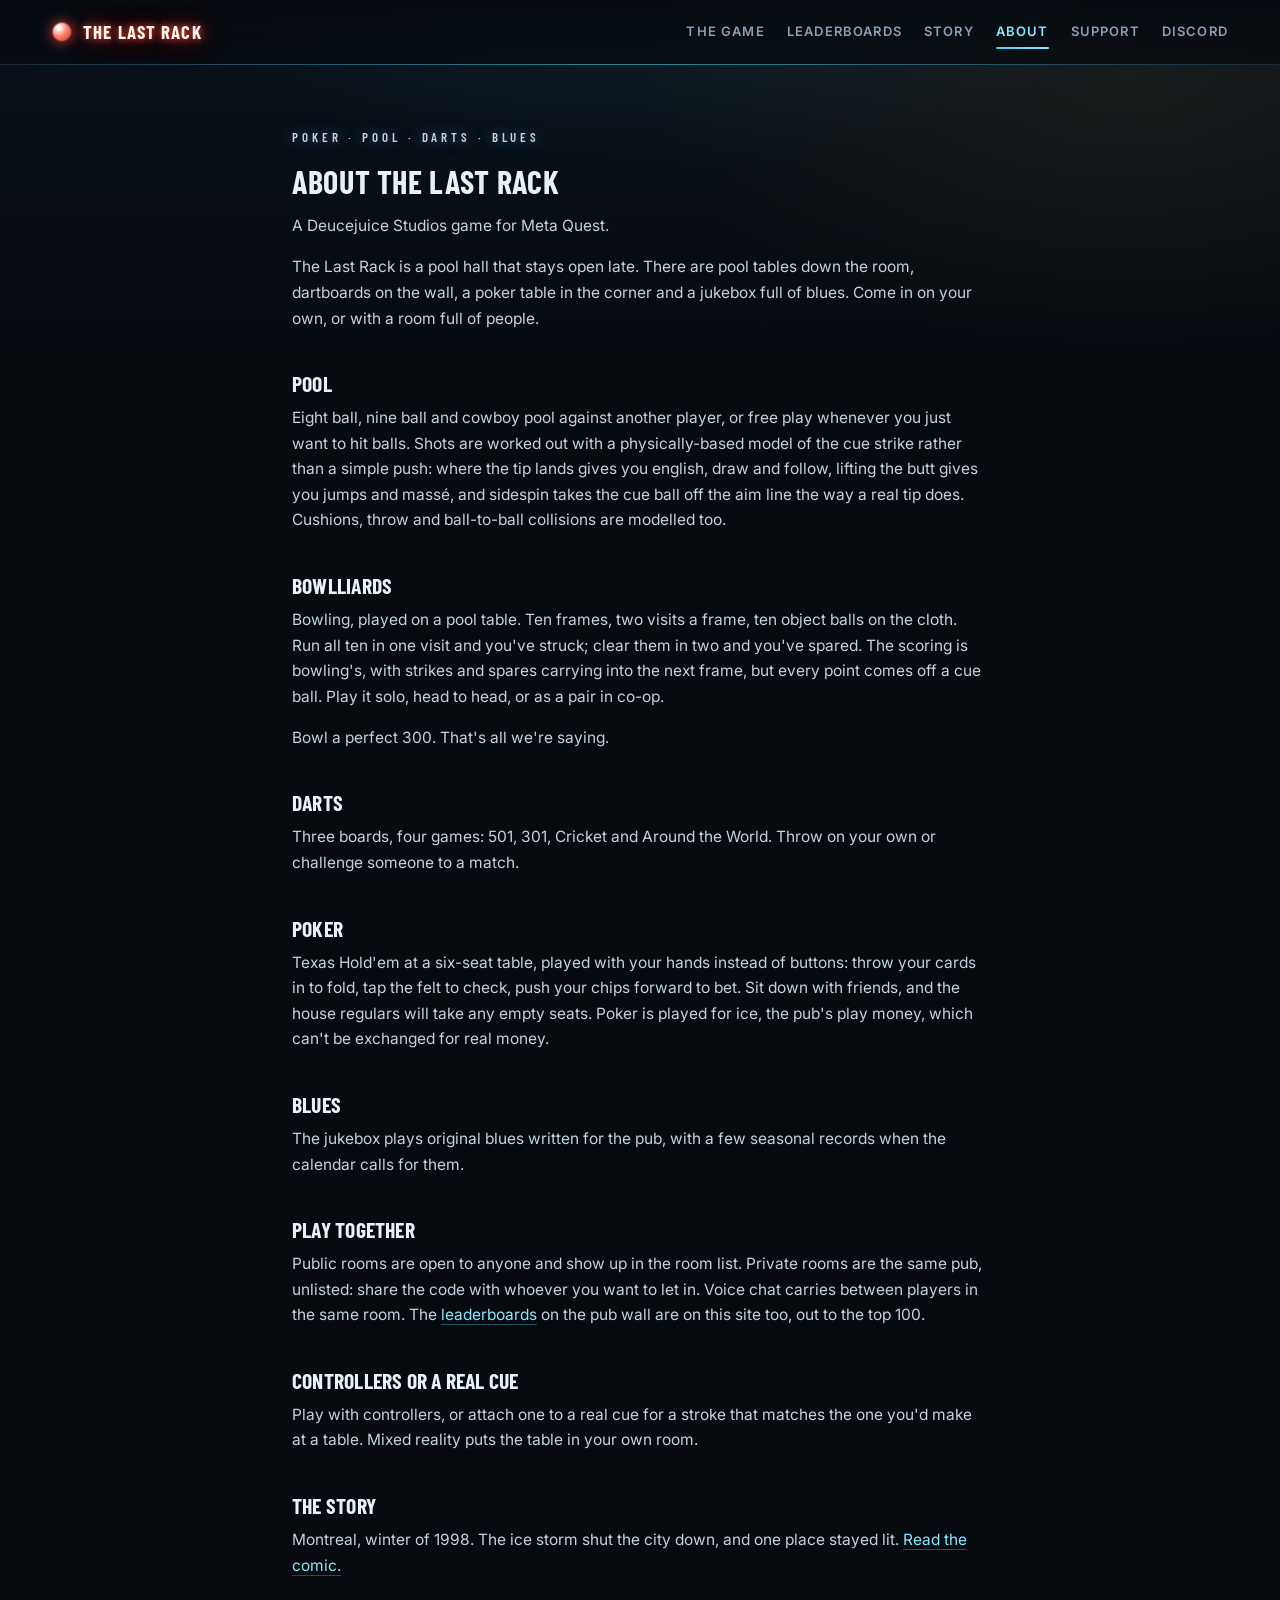
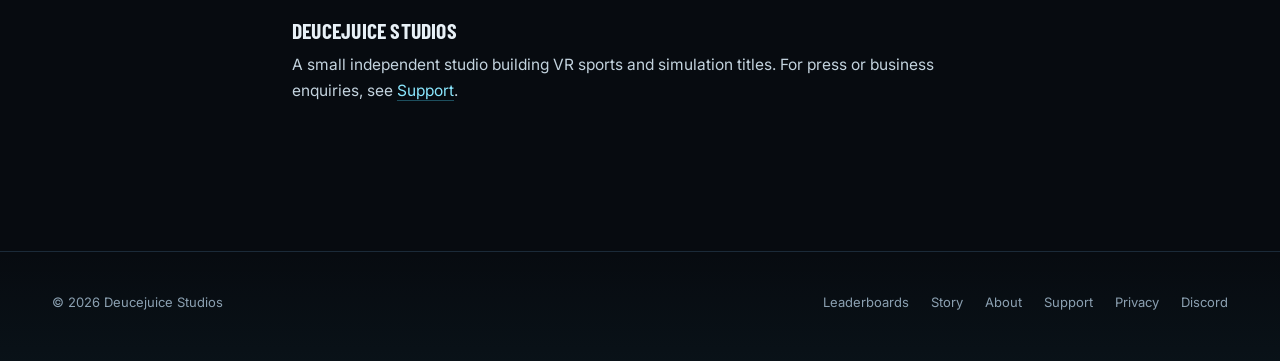
<file: pages/about.html>
<!doctype html>
<html lang="en">
<head>
<meta charset="utf-8">
<meta name="viewport" content="width=device-width,initial-scale=1">
<title>About — The Last Rack</title>
<meta name="description" content="What's in The Last Rack: pool with real cue physics, Bowlliards, darts, poker and a blues jukebox, in a VR pool hall for Meta Quest.">
<link rel="icon" href="../assets/icon.png">
<link rel="preconnect" href="https://fonts.googleapis.com">
<link rel="preconnect" href="https://fonts.gstatic.com" crossorigin>
<link rel="stylesheet" href="https://fonts.googleapis.com/css2?family=Barlow+Condensed:wght@600;700&family=Inter:wght@400;500;600;700&display=swap">
<link rel="stylesheet" href="../css/site.css">
</head>
<body data-nav="about">
<section class="section">
  <div class="wrap prose">
    <p class="tagline">Poker · Pool · Darts · Blues</p>
    <h1 style="font-size:2rem">About The Last Rack</h1>

    <p class="muted">A Deucejuice Studios game for Meta Quest.</p>

    <p>The Last Rack is a pool hall that stays open late. There are pool tables down
      the room, dartboards on the wall, a poker table in the corner and a jukebox full
      of blues. Come in on your own, or with a room full of people.</p>

    <h2>Pool</h2>
    <p>Eight ball, nine ball and cowboy pool against another player, or free play
      whenever you just want to hit balls. Shots are worked out with a physically-based
      model of the cue strike rather than a simple push: where the tip lands gives you
      english, draw and follow, lifting the butt gives you jumps and massé, and sidespin
      takes the cue ball off the aim line the way a real tip does. Cushions, throw and
      ball-to-ball collisions are modelled too.</p>

    <h2>Bowlliards</h2>
    <p>Bowling, played on a pool table. Ten frames, two visits a frame, ten object
      balls on the cloth. Run all ten in one visit and you've struck; clear them in two
      and you've spared. The scoring is bowling's, with strikes and spares carrying into
      the next frame, but every point comes off a cue ball. Play it solo, head to head,
      or as a pair in co-op.</p>
    <p>Bowl a perfect 300. That's all we're saying.</p>

    <h2>Darts</h2>
    <p>Three boards, four games: 501, 301, Cricket and Around the World. Throw on your
      own or challenge someone to a match.</p>

    <h2>Poker</h2>
    <p>Texas Hold'em at a six-seat table, played with your hands instead of buttons:
      throw your cards in to fold, tap the felt to check, push your chips forward to
      bet. Sit down with friends, and the house regulars will take any empty seats.
      Poker is played for ice, the pub's play money, which can't be exchanged for real
      money.</p>

    <h2>Blues</h2>
    <p>The jukebox plays original blues written for the pub, with a few seasonal
      records when the calendar calls for them.</p>

    <h2>Play together</h2>
    <p>Public rooms are open to anyone and show up in the room list. Private rooms are
      the same pub, unlisted: share the code with whoever you want to let in. Voice
      chat carries between players in the same room. The
      <a href="leaderboards.html">leaderboards</a> on the pub wall are on this site too,
      out to the top 100.</p>

    <h2>Controllers or a real cue</h2>
    <p>Play with controllers, or attach one to a real cue for a stroke that matches the
      one you'd make at a table. Mixed reality puts the table in your own room.</p>

    <h2>The story</h2>
    <p>Montreal, winter of 1998. The ice storm shut the city down, and one place stayed
      lit. <a href="story.html">Read the comic.</a></p>

    <h2>Deucejuice Studios</h2>
    <p>A small independent studio building VR sports and simulation titles.
      For press or business enquiries, see <a href="support.html">Support</a>.</p>
  </div>
</section>
<script src="../js/chrome.js"></script>
</body>
</html>
</file>
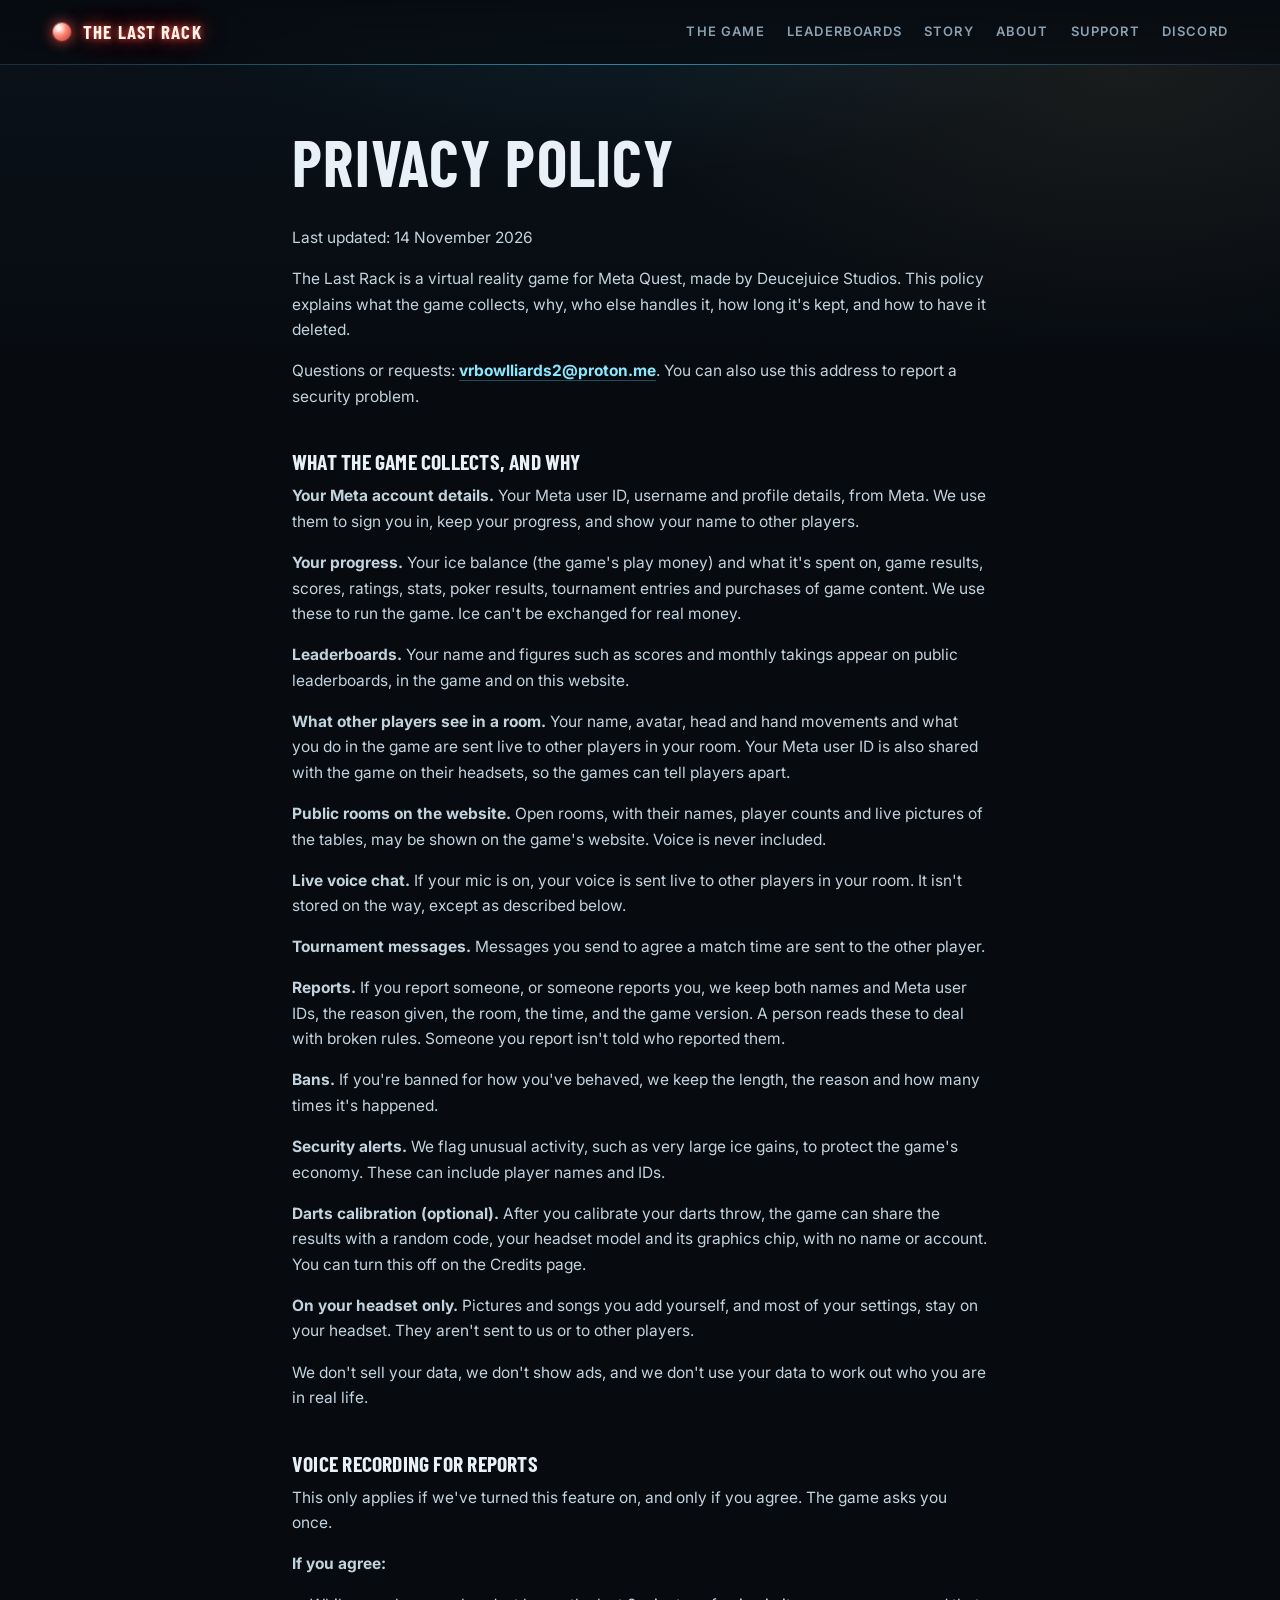
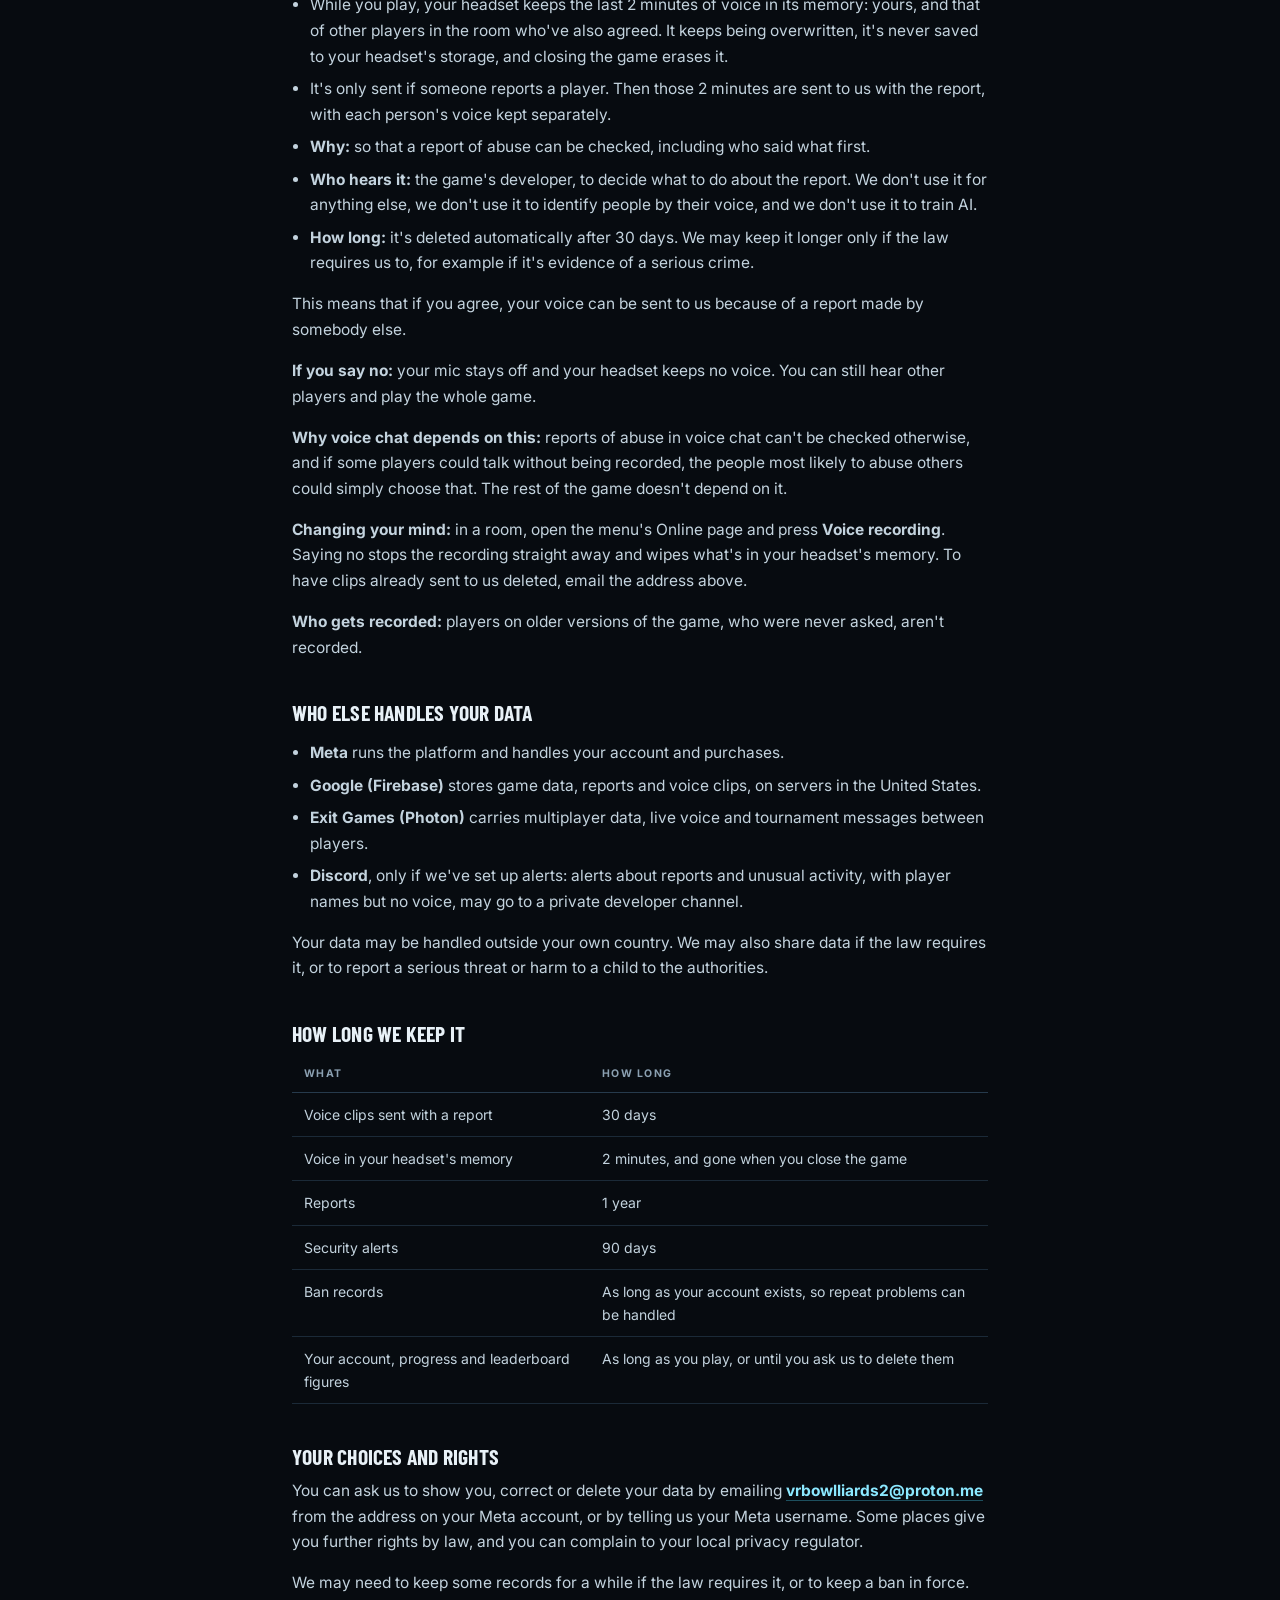
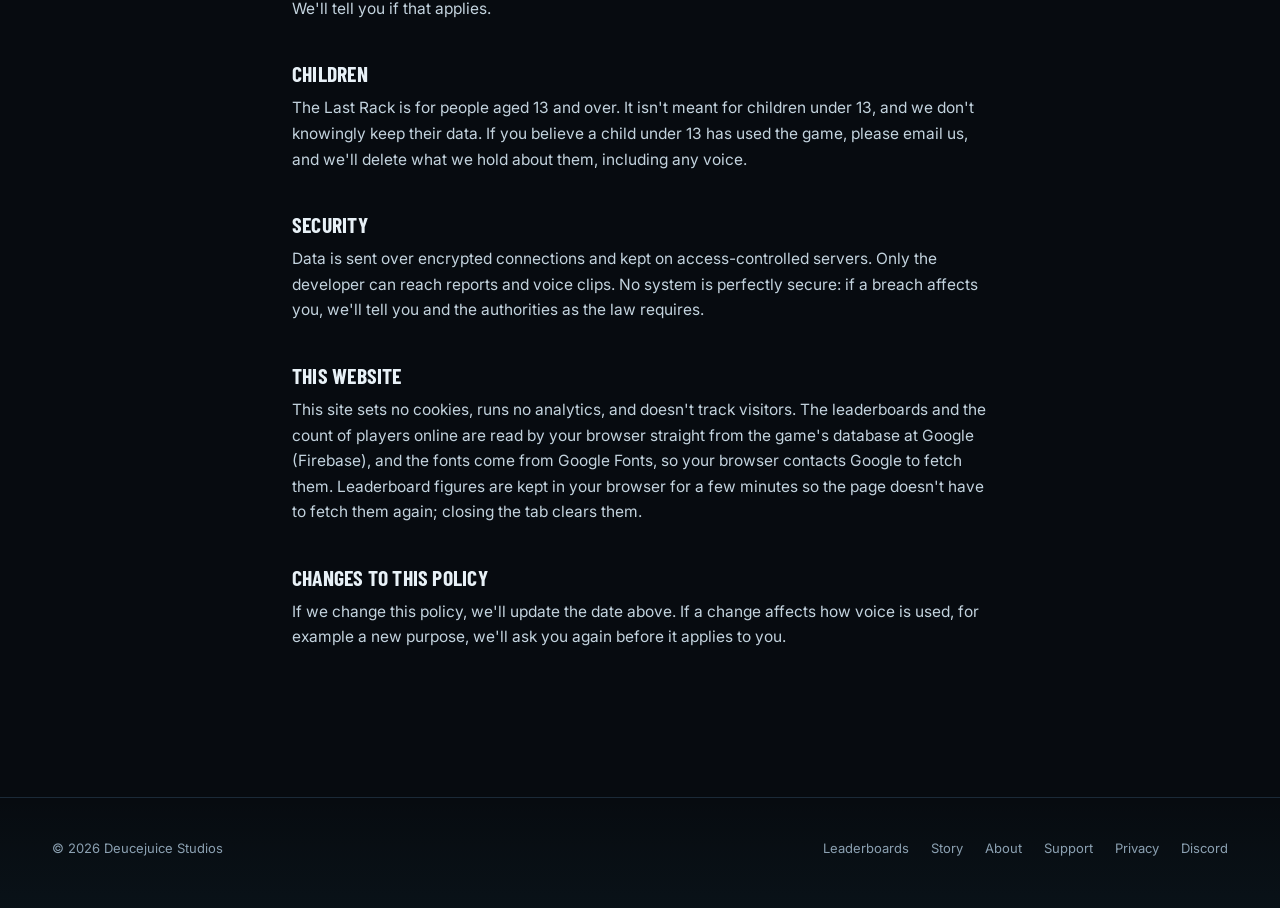
<file: pages/privacy.html>
<!doctype html>
<html lang="en">
<head>
<meta charset="utf-8">
<meta name="viewport" content="width=device-width,initial-scale=1">
<title>Privacy Policy — The Last Rack</title>
<meta name="description" content="What The Last Rack collects, why, who else handles it, how long it's kept, and how to have it deleted.">
<link rel="icon" href="../assets/icon.png">
<link rel="preconnect" href="https://fonts.googleapis.com">
<link rel="preconnect" href="https://fonts.gstatic.com" crossorigin>
<link rel="stylesheet" href="https://fonts.googleapis.com/css2?family=Barlow+Condensed:wght@600;700&family=Inter:wght@400;500;600;700&display=swap">
<link rel="stylesheet" href="../css/site.css">
<style>
  .prose table{width:100%;border-collapse:collapse;margin:0 0 1em;font-size:14px}
  .prose th,.prose td{text-align:left;padding:10px 12px;border-bottom:1px solid var(--line);color:#c3d3de;vertical-align:top}
  .prose th{font-size:10.5px;letter-spacing:.14em;text-transform:uppercase;color:var(--muted);border-bottom-color:var(--line-hi)}
</style>
</head>
<body data-nav="privacy">

<!-- The text is Store Assets/The Last Rack Privacy Policy.md from the game project, with the
     maker, contact address and date filled in and a section on this website added. Keep the two
     the same: if the game changes what it collects, change both before that build ships. -->
<section class="section">
  <div class="wrap prose">
    <h1>Privacy Policy</h1>
    <p class="muted">Last updated: 14 November 2026</p>

    <p>The Last Rack is a virtual reality game for Meta Quest, made by Deucejuice
      Studios. This policy explains what the game collects, why, who else handles it,
      how long it's kept, and how to have it deleted.</p>

    <p>Questions or requests:
      <a href="mailto:vrbowlliards2@proton.me"><b>vrbowlliards2@proton.me</b></a>.
      You can also use this address to report a security problem.</p>

    <h2>What the game collects, and why</h2>

    <p><b>Your Meta account details.</b> Your Meta user ID, username and profile
      details, from Meta. We use them to sign you in, keep your progress, and show your
      name to other players.</p>

    <p><b>Your progress.</b> Your ice balance (the game's play money) and what it's
      spent on, game results, scores, ratings, stats, poker results, tournament entries
      and purchases of game content. We use these to run the game. Ice can't be
      exchanged for real money.</p>

    <p><b>Leaderboards.</b> Your name and figures such as scores and monthly takings
      appear on public leaderboards, in the game and on this website.</p>

    <p><b>What other players see in a room.</b> Your name, avatar, head and hand
      movements and what you do in the game are sent live to other players in your room.
      Your Meta user ID is also shared with the game on their headsets, so the games can
      tell players apart.</p>

    <p><b>Public rooms on the website.</b> Open rooms, with their names, player counts
      and live pictures of the tables, may be shown on the game's website. Voice is
      never included.</p>

    <p><b>Live voice chat.</b> If your mic is on, your voice is sent live to other
      players in your room. It isn't stored on the way, except as described below.</p>

    <p><b>Tournament messages.</b> Messages you send to agree a match time are sent to
      the other player.</p>

    <p><b>Reports.</b> If you report someone, or someone reports you, we keep both
      names and Meta user IDs, the reason given, the room, the time, and the game
      version. A person reads these to deal with broken rules. Someone you report isn't
      told who reported them.</p>

    <p><b>Bans.</b> If you're banned for how you've behaved, we keep the length, the
      reason and how many times it's happened.</p>

    <p><b>Security alerts.</b> We flag unusual activity, such as very large ice gains,
      to protect the game's economy. These can include player names and IDs.</p>

    <p><b>Darts calibration (optional).</b> After you calibrate your darts throw, the
      game can share the results with a random code, your headset model and its graphics
      chip, with no name or account. You can turn this off on the Credits page.</p>

    <p><b>On your headset only.</b> Pictures and songs you add yourself, and most of
      your settings, stay on your headset. They aren't sent to us or to other players.</p>

    <p>We don't sell your data, we don't show ads, and we don't use your data to work
      out who you are in real life.</p>

    <h2>Voice recording for reports</h2>

    <p>This only applies if we've turned this feature on, and only if you agree. The
      game asks you once.</p>

    <p><b>If you agree:</b></p>
    <ul>
      <li>While you play, your headset keeps the last 2 minutes of voice in its memory:
        yours, and that of other players in the room who've also agreed. It keeps being
        overwritten, it's never saved to your headset's storage, and closing the game
        erases it.</li>
      <li>It's only sent if someone reports a player. Then those 2 minutes are sent to
        us with the report, with each person's voice kept separately.</li>
      <li><b>Why:</b> so that a report of abuse can be checked, including who said what
        first.</li>
      <li><b>Who hears it:</b> the game's developer, to decide what to do about the
        report. We don't use it for anything else, we don't use it to identify people by
        their voice, and we don't use it to train AI.</li>
      <li><b>How long:</b> it's deleted automatically after 30 days. We may keep it
        longer only if the law requires us to, for example if it's evidence of a serious
        crime.</li>
    </ul>

    <p>This means that if you agree, your voice can be sent to us because of a report
      made by somebody else.</p>

    <p><b>If you say no:</b> your mic stays off and your headset keeps no voice. You
      can still hear other players and play the whole game.</p>

    <p><b>Why voice chat depends on this:</b> reports of abuse in voice chat can't be
      checked otherwise, and if some players could talk without being recorded, the
      people most likely to abuse others could simply choose that. The rest of the game
      doesn't depend on it.</p>

    <p><b>Changing your mind:</b> in a room, open the menu's Online page and press
      <b>Voice recording</b>. Saying no stops the recording straight away and wipes
      what's in your headset's memory. To have clips already sent to us deleted, email
      the address above.</p>

    <p><b>Who gets recorded:</b> players on older versions of the game, who were never
      asked, aren't recorded.</p>

    <h2>Who else handles your data</h2>
    <ul>
      <li><b>Meta</b> runs the platform and handles your account and purchases.</li>
      <li><b>Google (Firebase)</b> stores game data, reports and voice clips, on
        servers in the United States.</li>
      <li><b>Exit Games (Photon)</b> carries multiplayer data, live voice and tournament
        messages between players.</li>
      <li><b>Discord</b>, only if we've set up alerts: alerts about reports and unusual
        activity, with player names but no voice, may go to a private developer
        channel.</li>
    </ul>

    <p>Your data may be handled outside your own country. We may also share data if the
      law requires it, or to report a serious threat or harm to a child to the
      authorities.</p>

    <h2>How long we keep it</h2>
    <table>
      <thead><tr><th>What</th><th>How long</th></tr></thead>
      <tbody>
        <tr><td>Voice clips sent with a report</td><td>30 days</td></tr>
        <tr><td>Voice in your headset's memory</td><td>2 minutes, and gone when you close the game</td></tr>
        <tr><td>Reports</td><td>1 year</td></tr>
        <tr><td>Security alerts</td><td>90 days</td></tr>
        <tr><td>Ban records</td><td>As long as your account exists, so repeat problems can be handled</td></tr>
        <tr><td>Your account, progress and leaderboard figures</td><td>As long as you play, or until you ask us to delete them</td></tr>
      </tbody>
    </table>

    <h2>Your choices and rights</h2>
    <p>You can ask us to show you, correct or delete your data by emailing
      <a href="mailto:vrbowlliards2@proton.me"><b>vrbowlliards2@proton.me</b></a> from
      the address on your Meta account, or by telling us your Meta username. Some places
      give you further rights by law, and you can complain to your local privacy
      regulator.</p>

    <p>We may need to keep some records for a while if the law requires it, or to keep a
      ban in force. We'll tell you if that applies.</p>

    <h2>Children</h2>
    <p>The Last Rack is for people aged 13 and over. It isn't meant for children under
      13, and we don't knowingly keep their data. If you believe a child under 13 has
      used the game, please email us, and we'll delete what we hold about them,
      including any voice.</p>

    <h2>Security</h2>
    <p>Data is sent over encrypted connections and kept on access-controlled servers.
      Only the developer can reach reports and voice clips. No system is perfectly
      secure: if a breach affects you, we'll tell you and the authorities as the law
      requires.</p>

    <h2>This website</h2>
    <p>This site sets no cookies, runs no analytics, and doesn't track visitors. The
      leaderboards and the count of players online are read by your browser straight
      from the game's database at Google (Firebase), and the fonts come from Google
      Fonts, so your browser contacts Google to fetch them. Leaderboard figures are kept
      in your browser for a few minutes so the page doesn't have to fetch them again;
      closing the tab clears them.</p>

    <h2>Changes to this policy</h2>
    <p>If we change this policy, we'll update the date above. If a change affects how
      voice is used, for example a new purpose, we'll ask you again before it applies to
      you.</p>
  </div>
</section>

<script src="../js/chrome.js"></script>
</body>
</html>
</file>
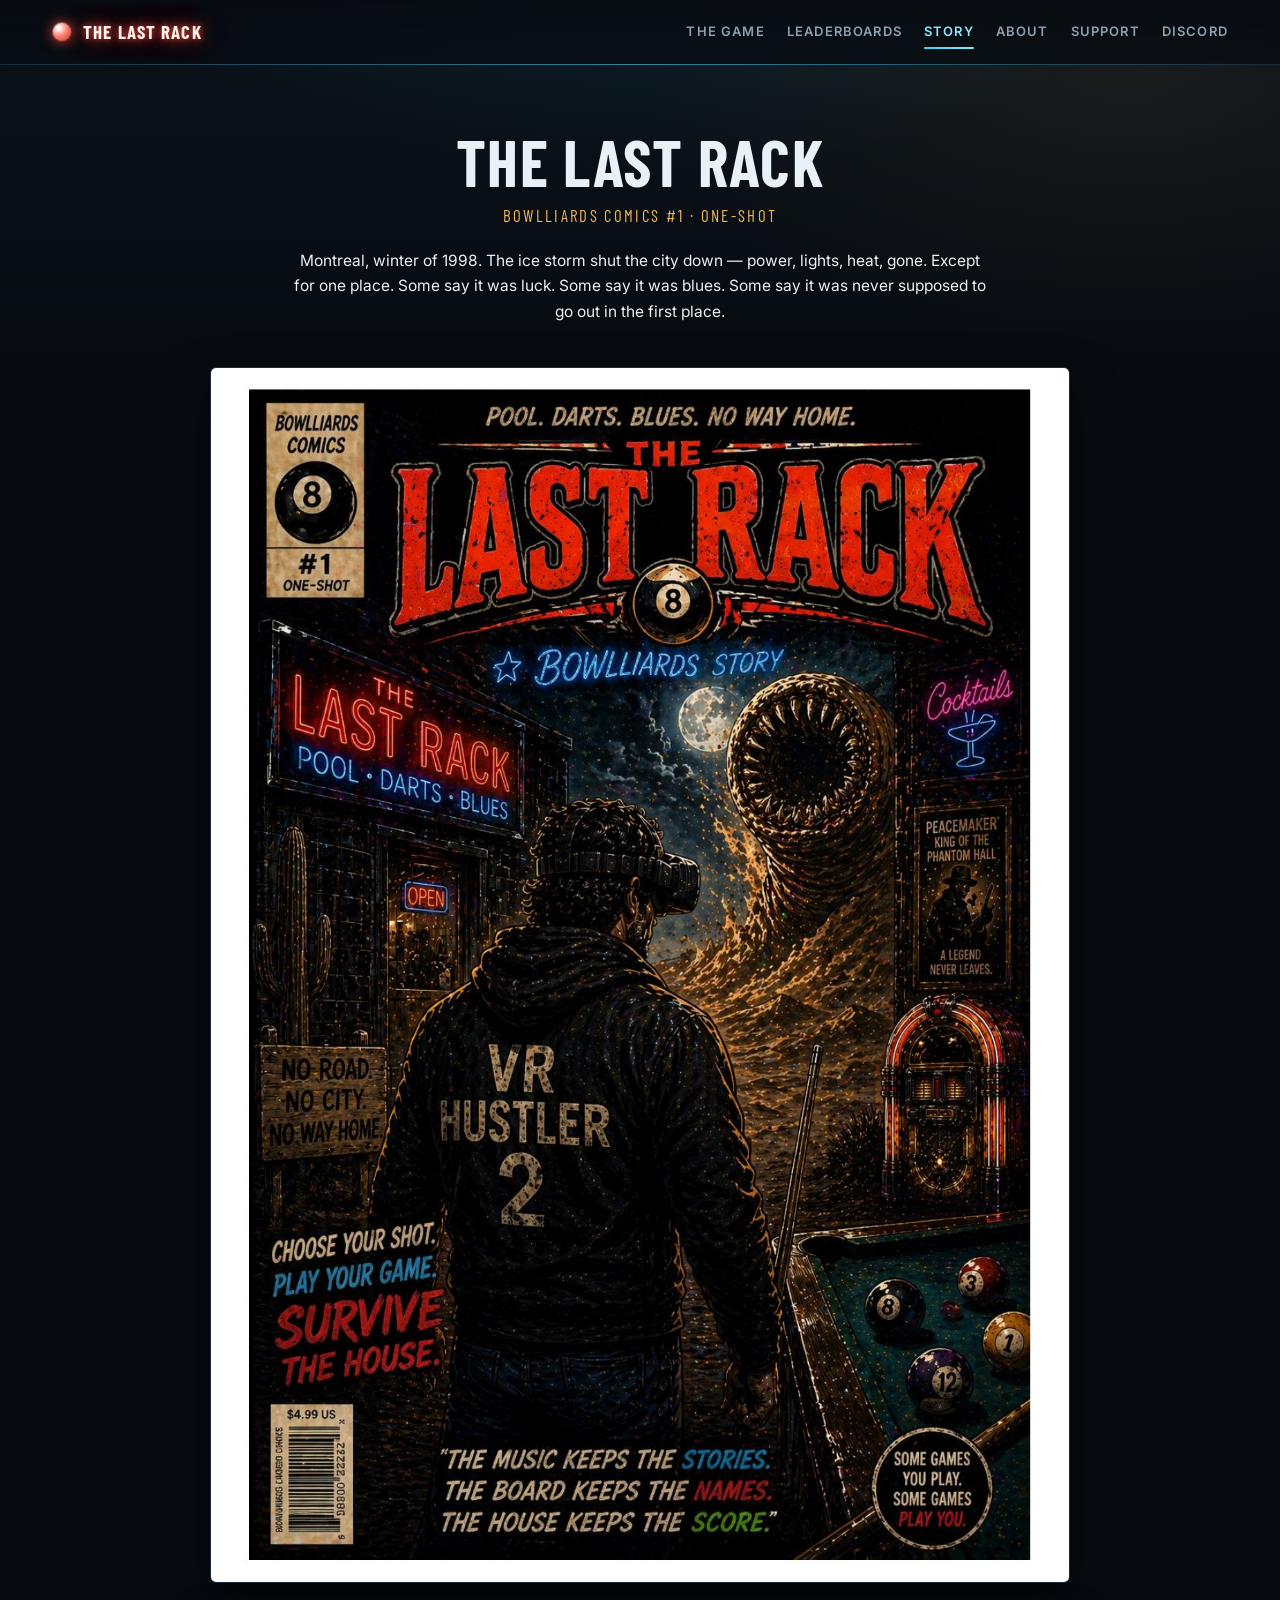
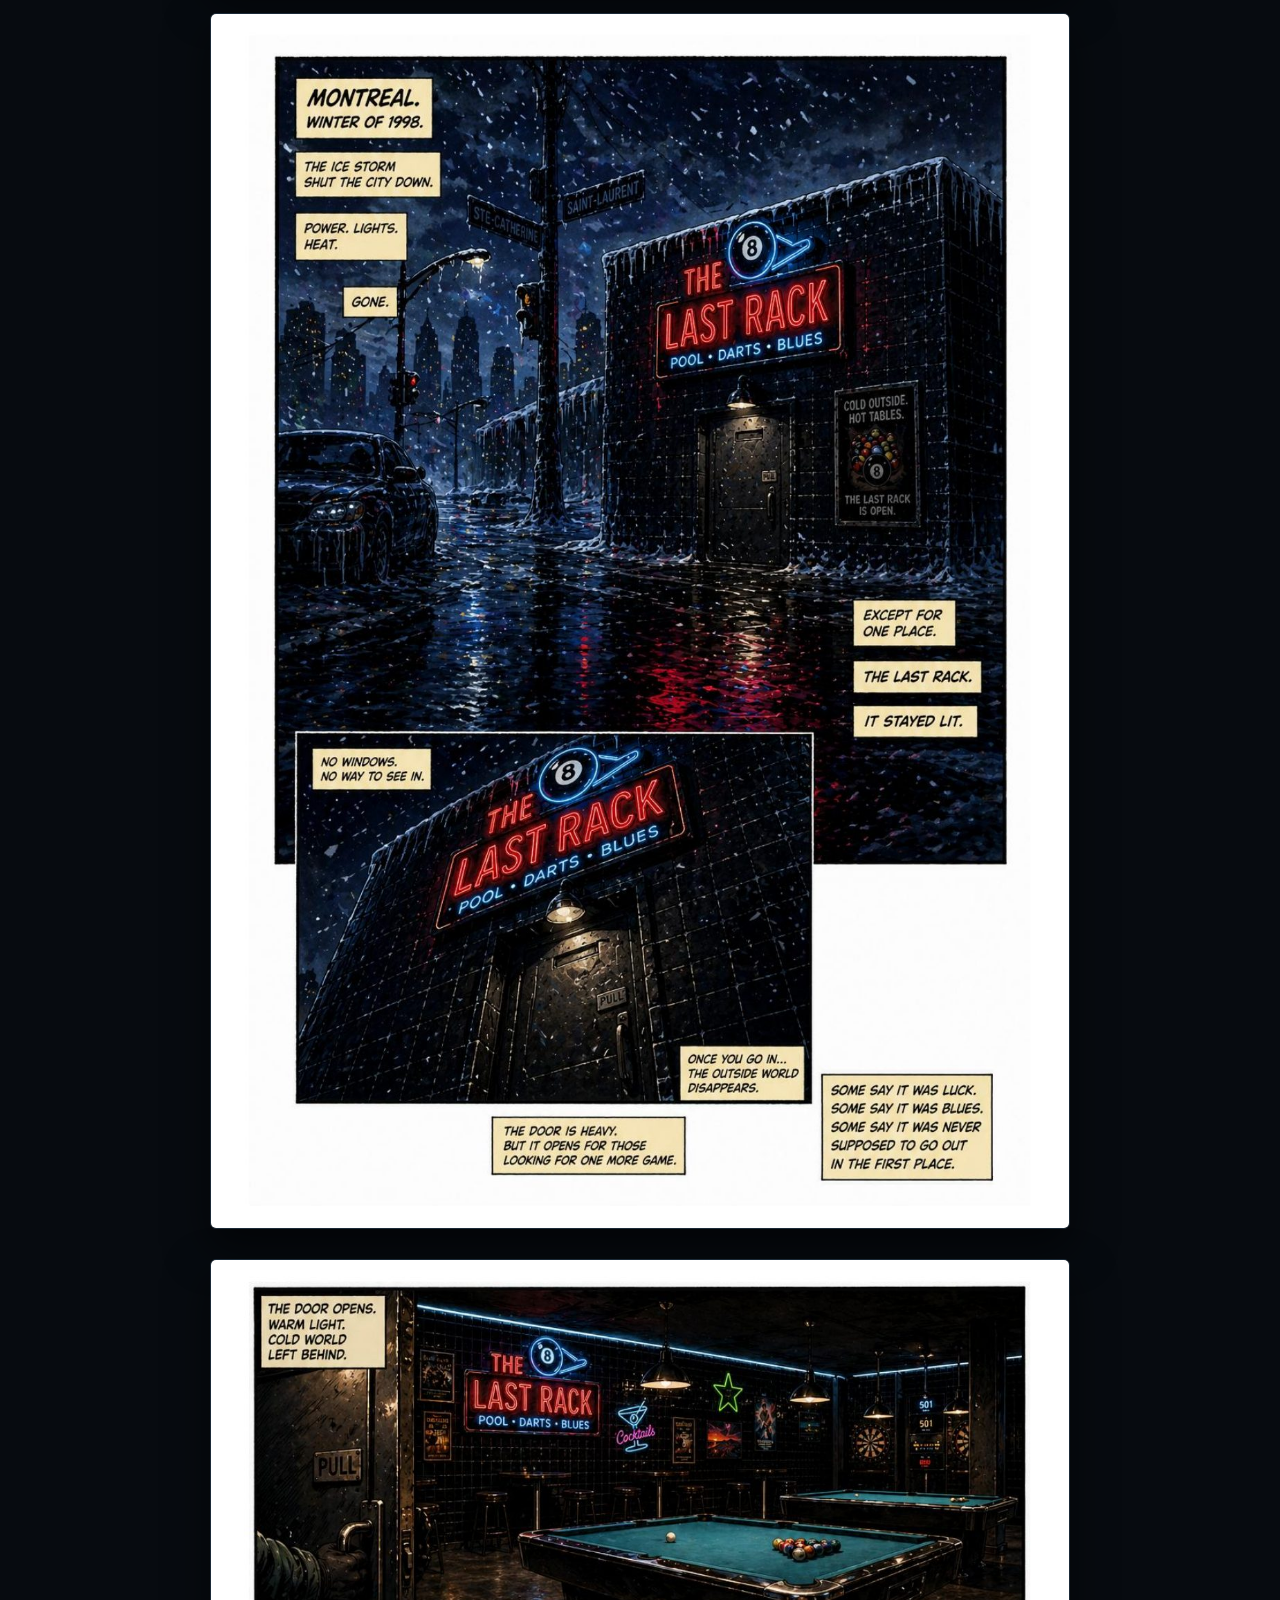
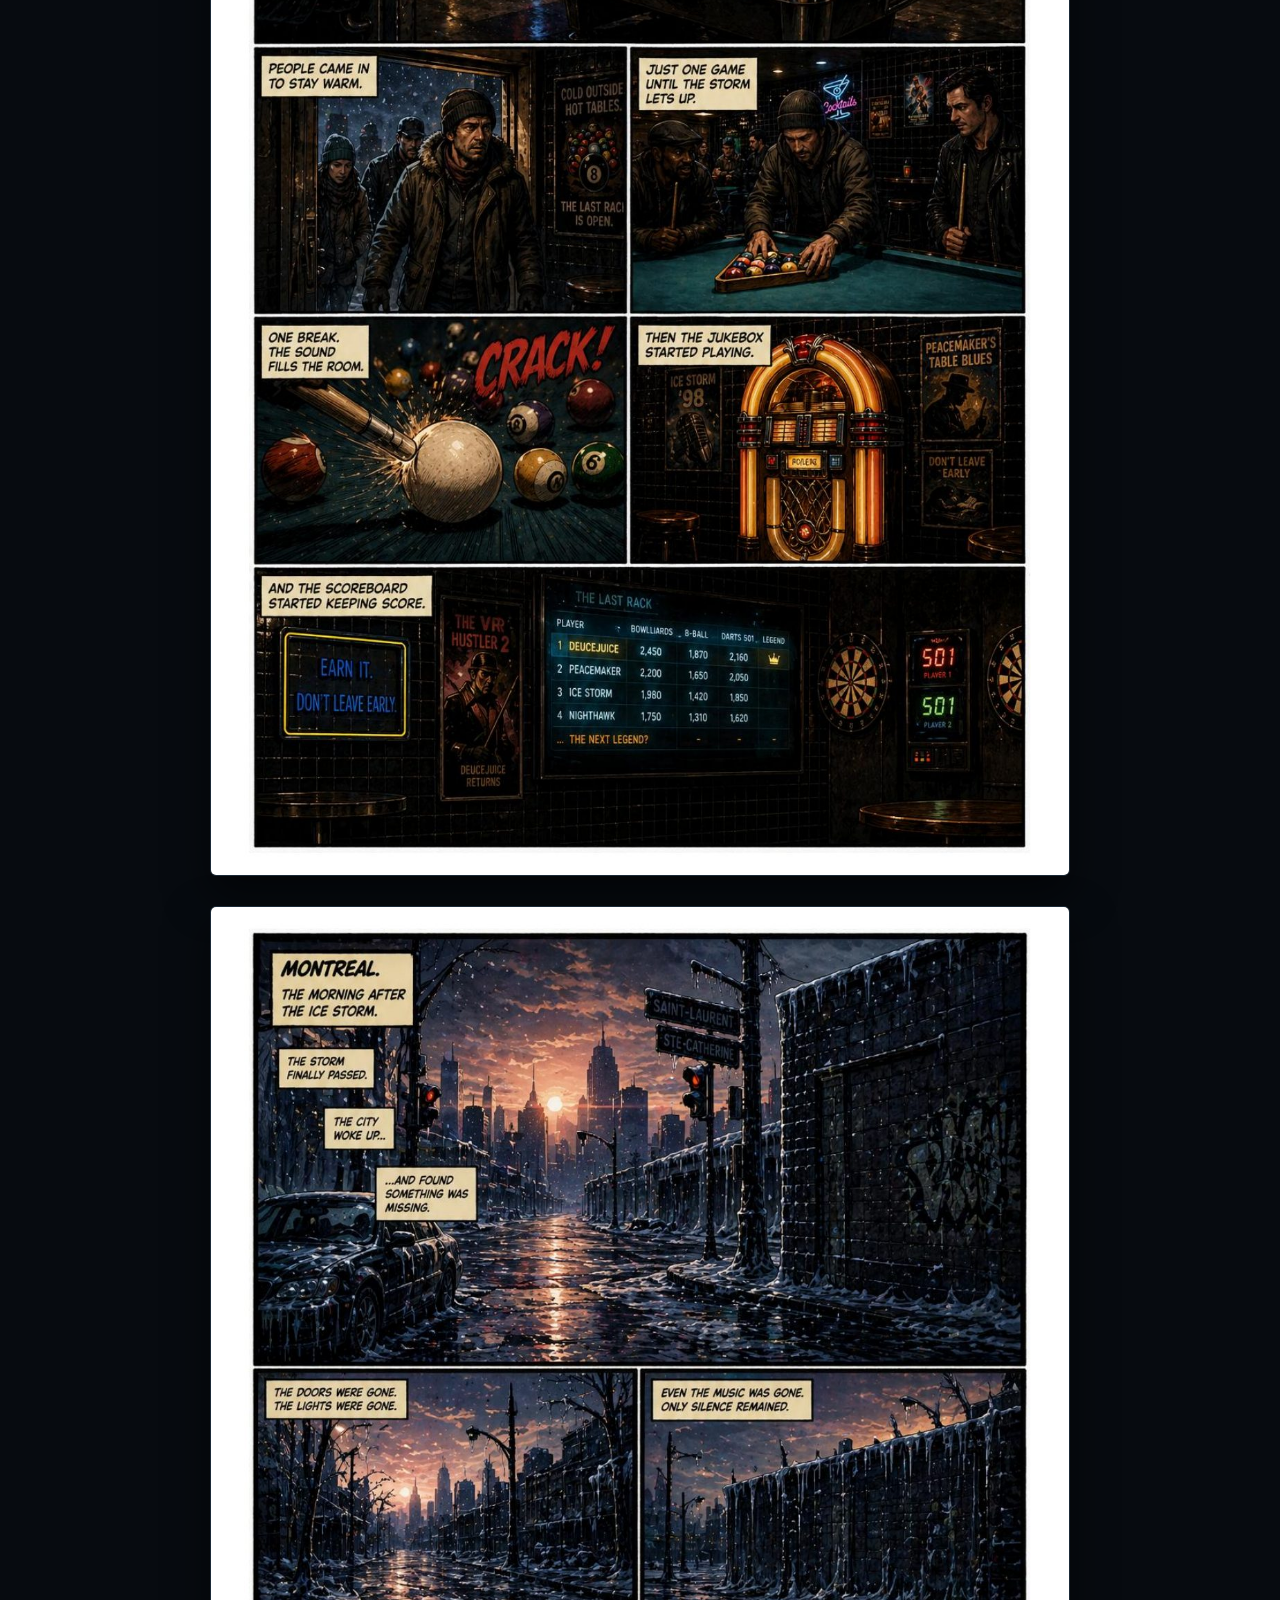
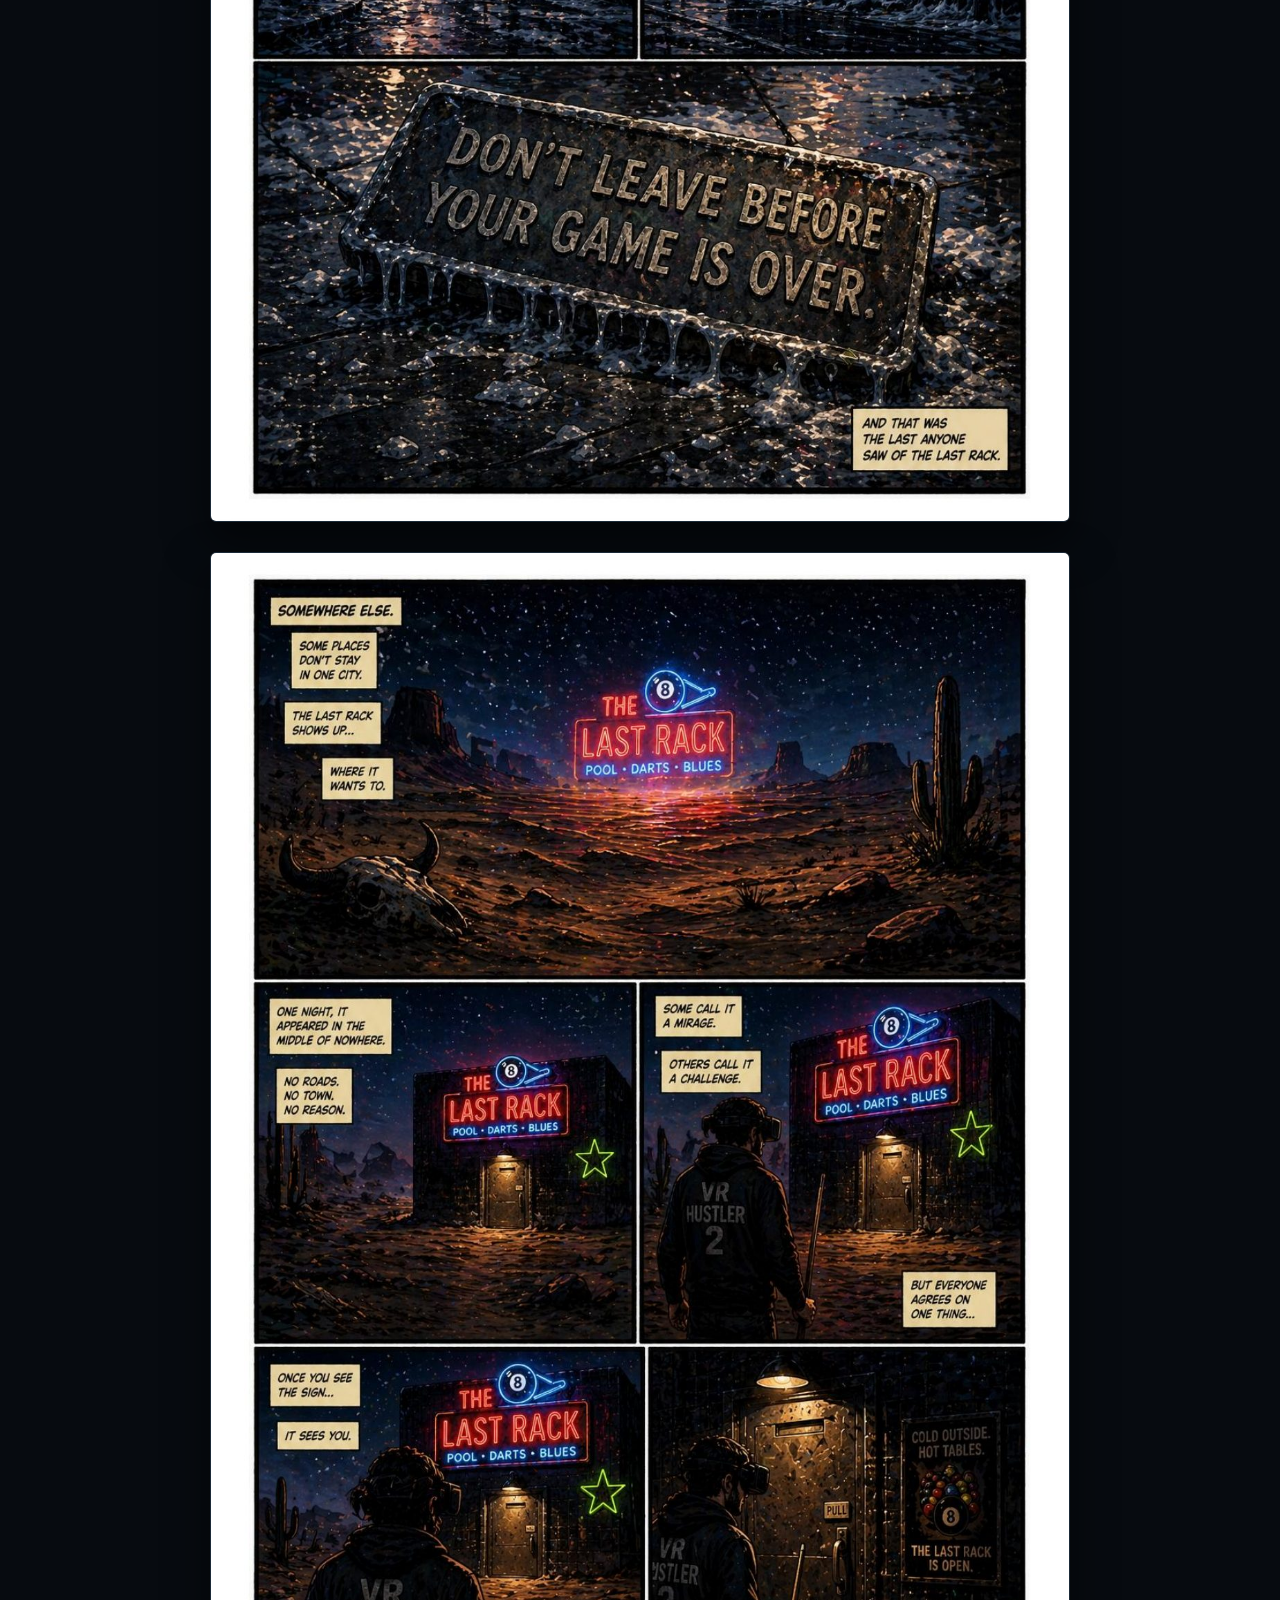
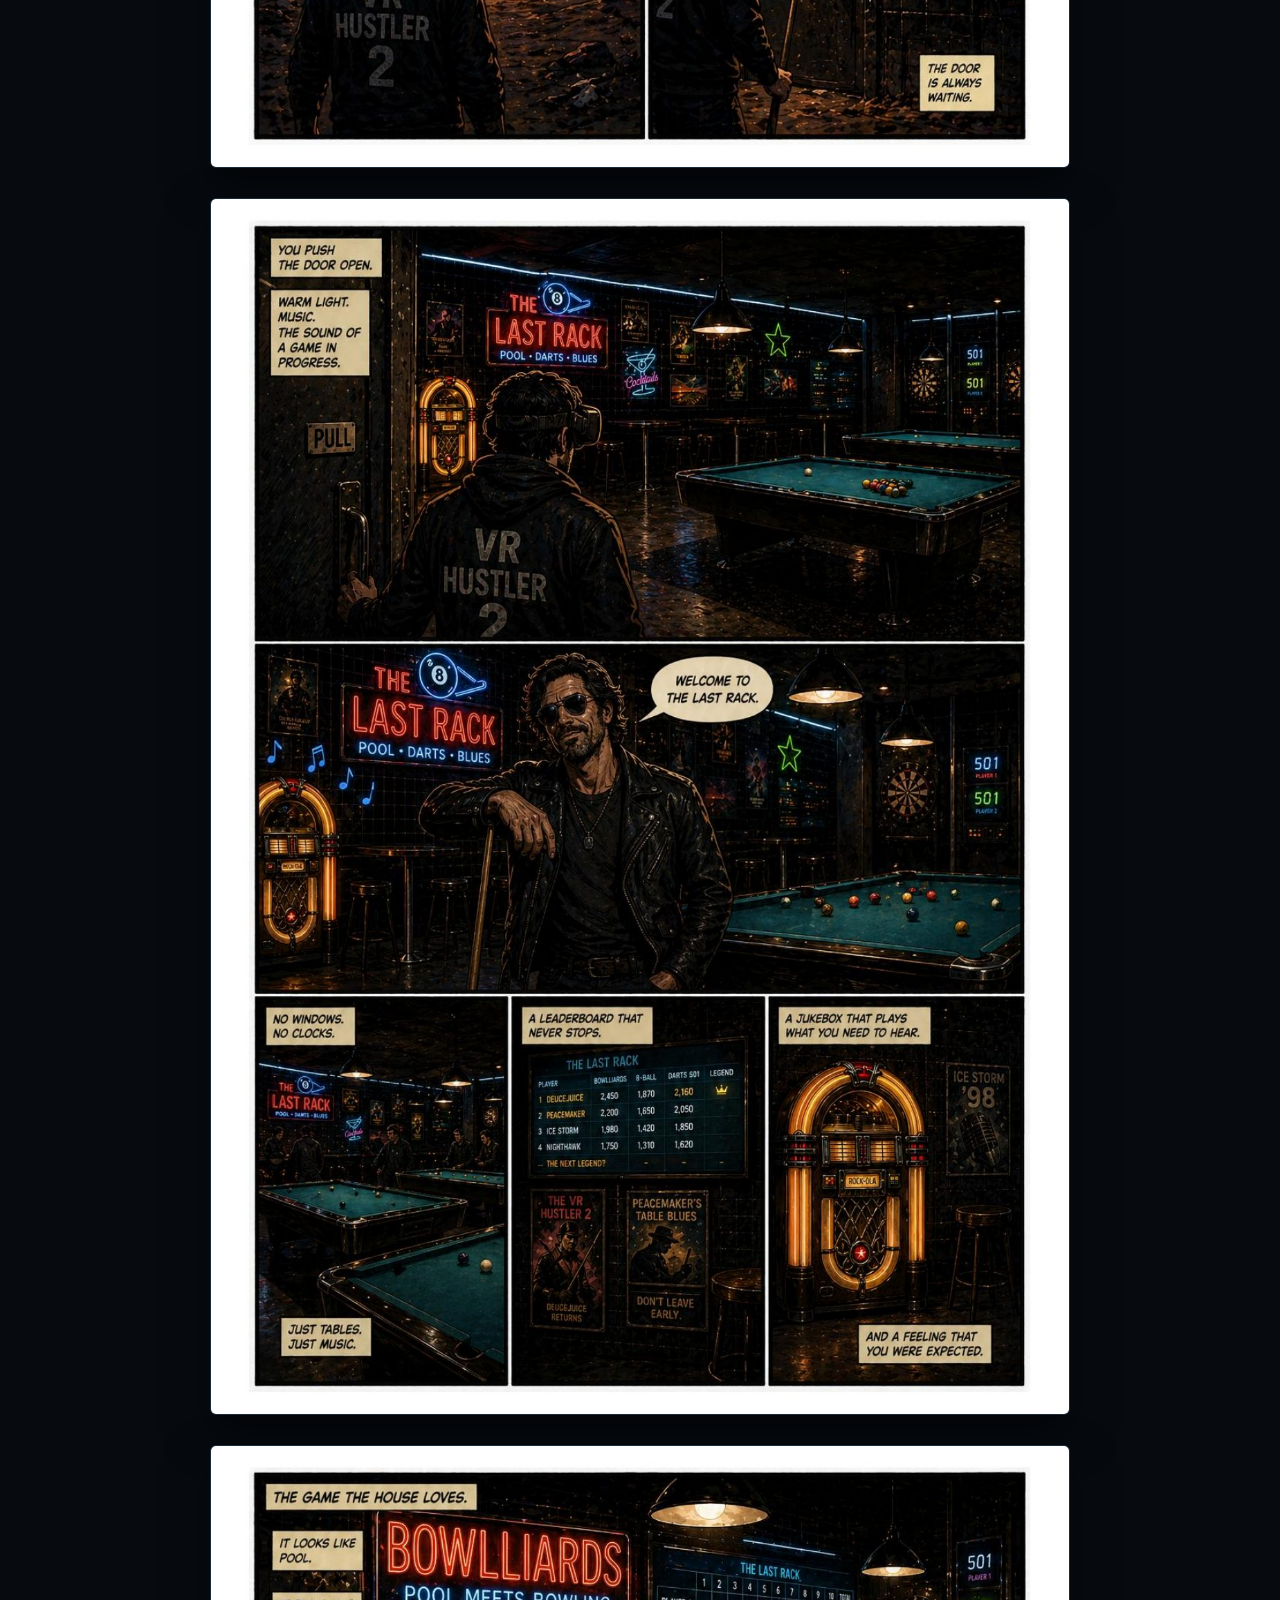
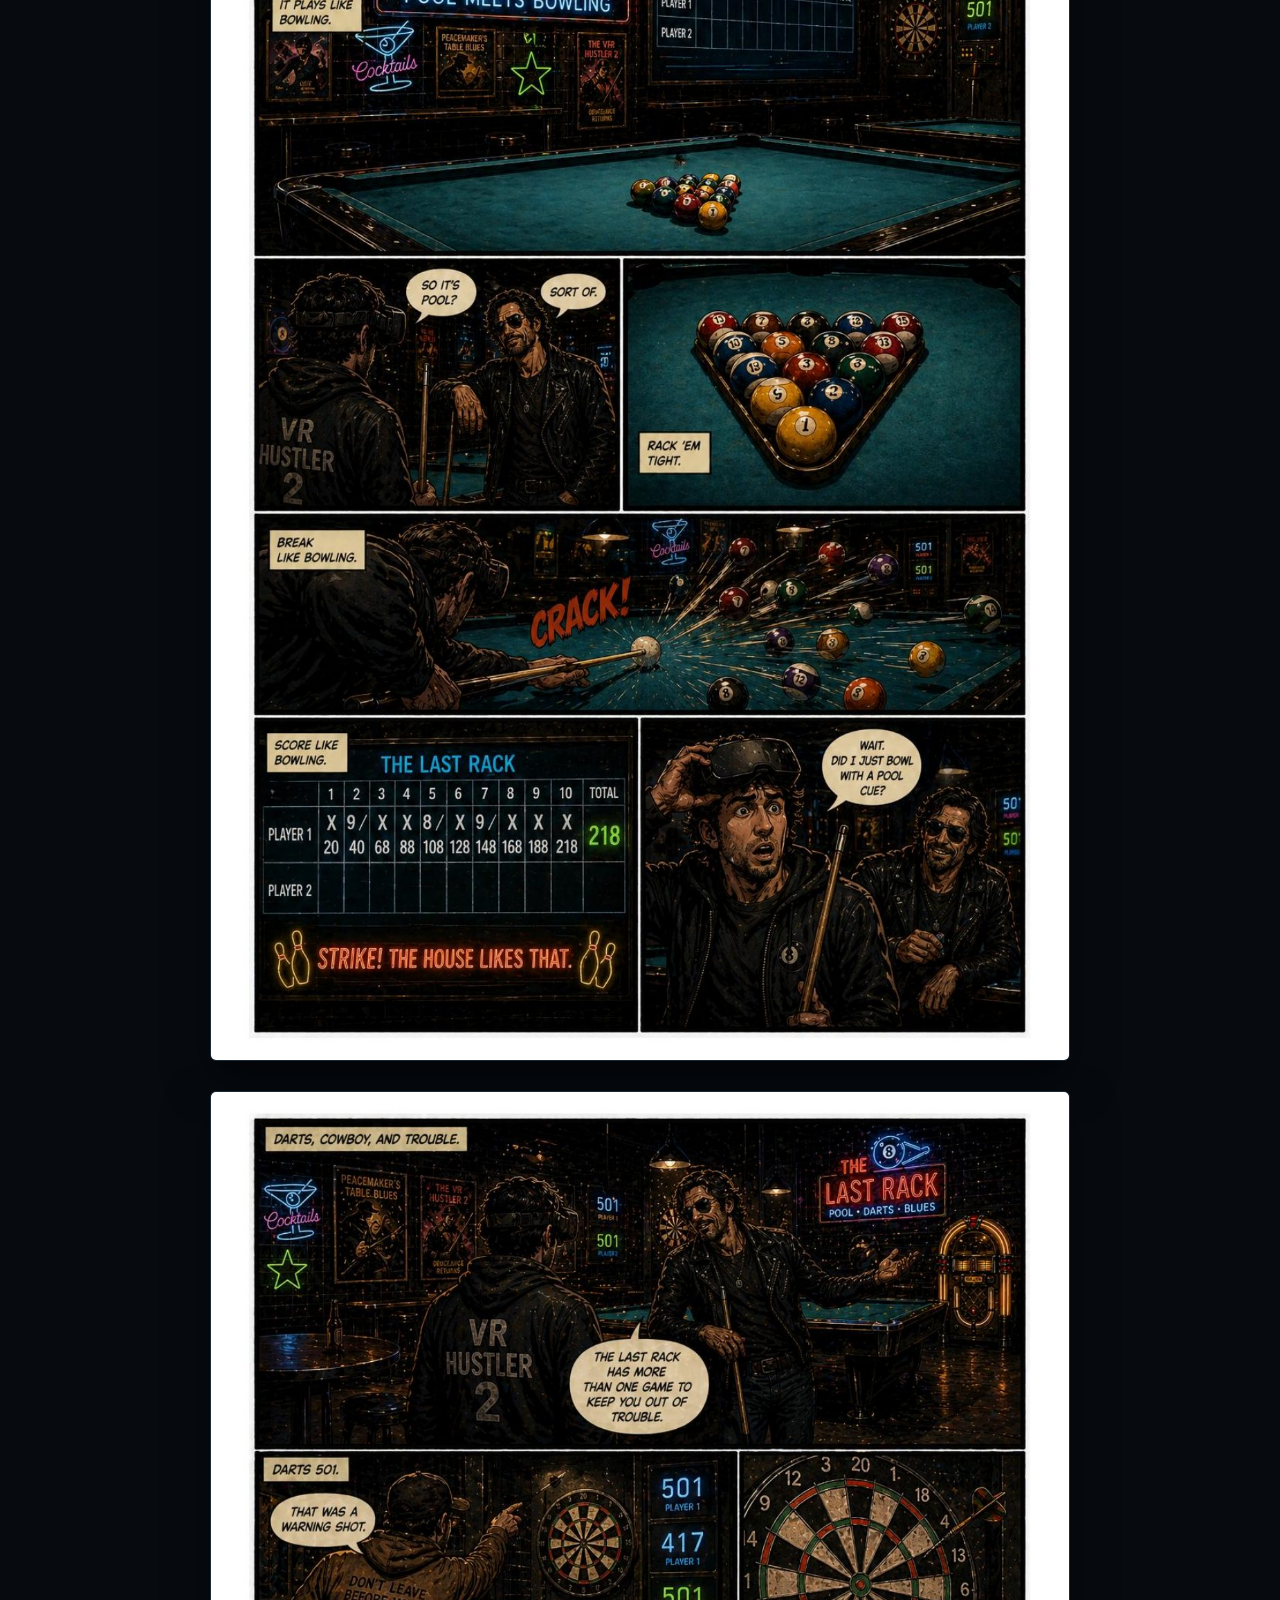
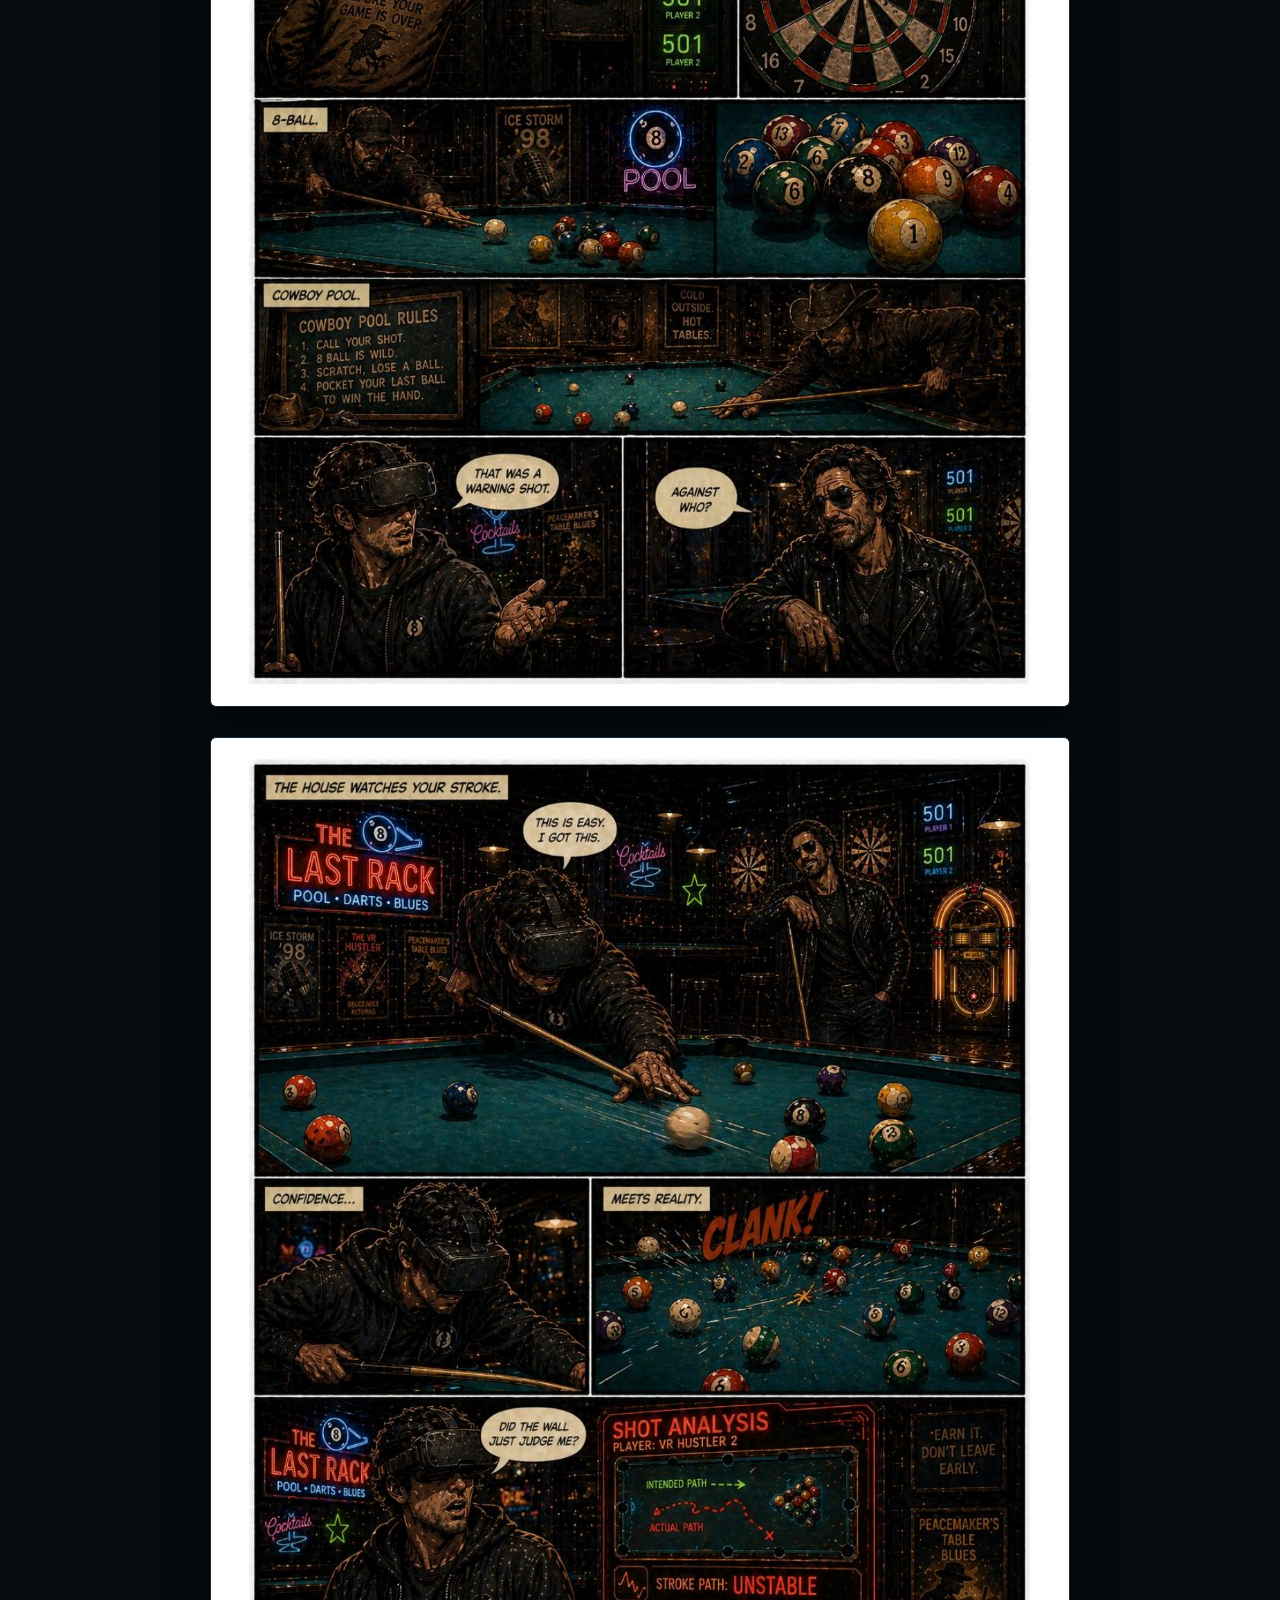
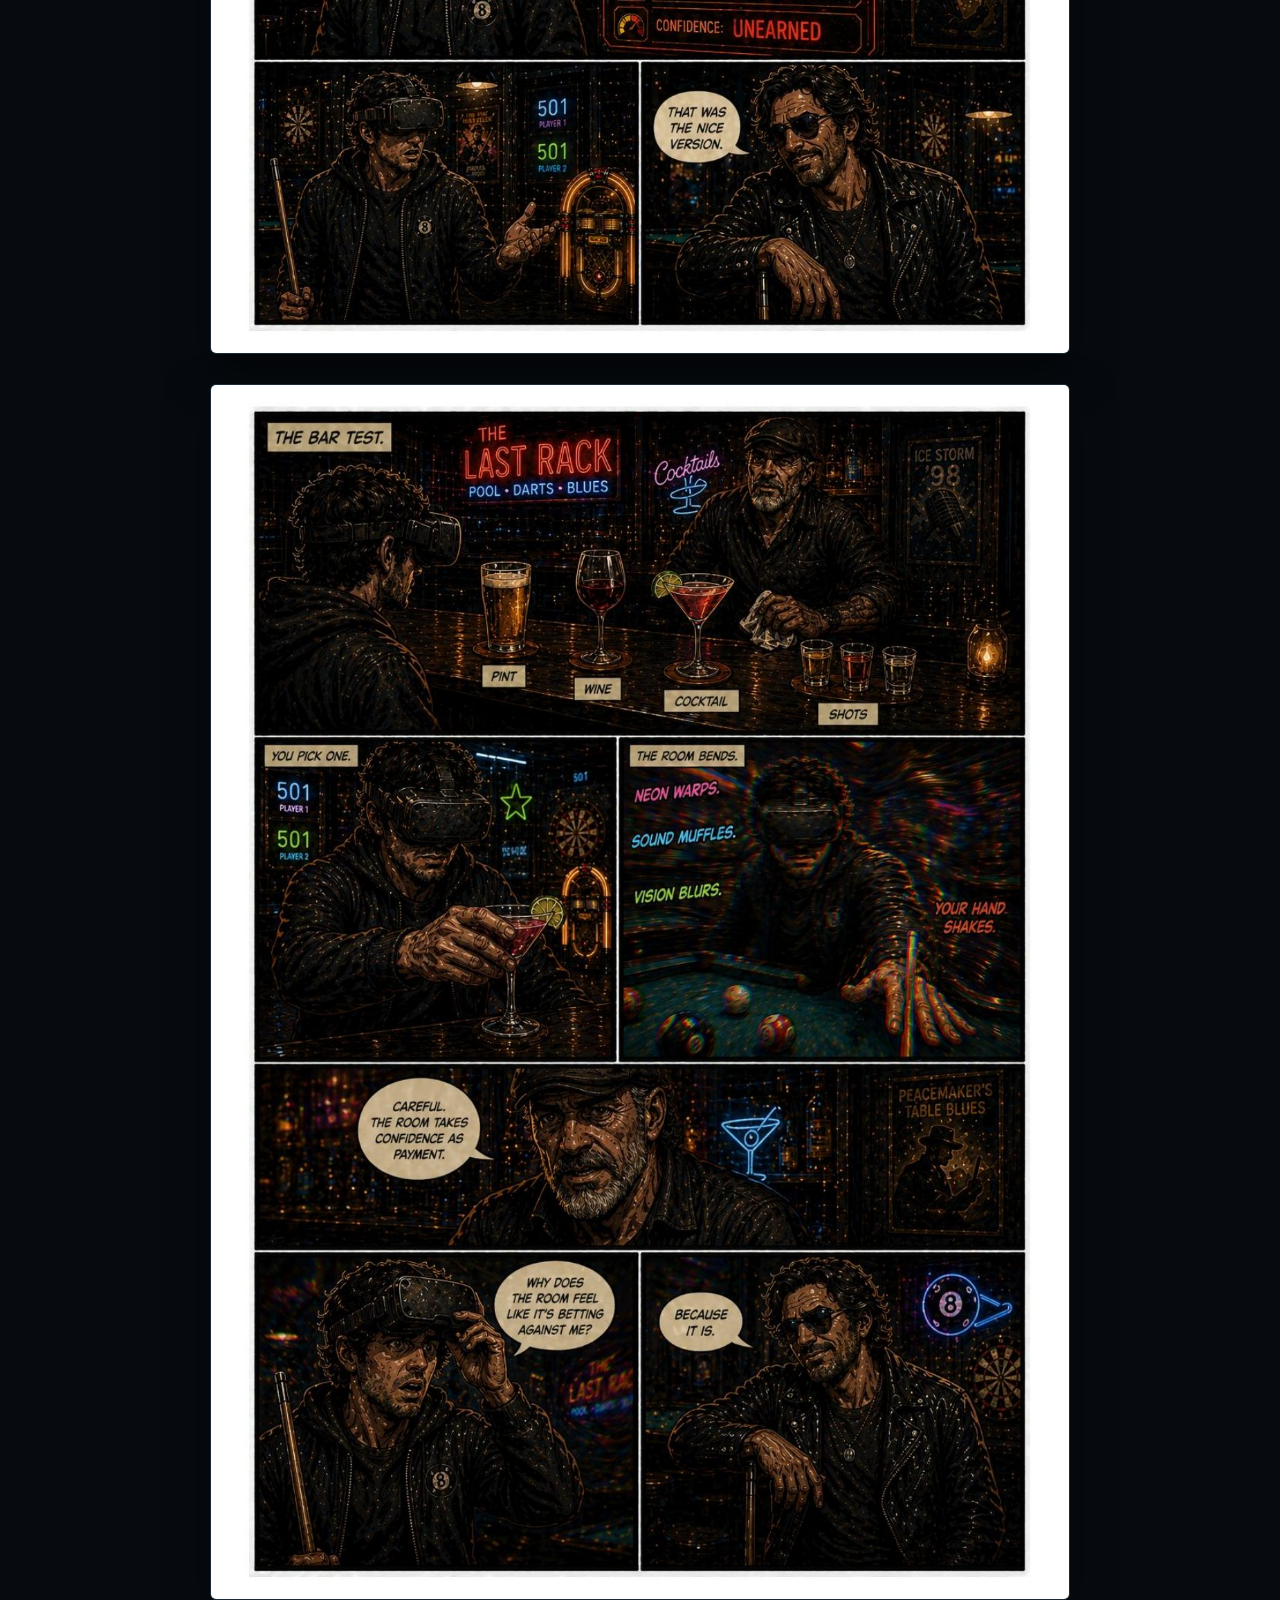
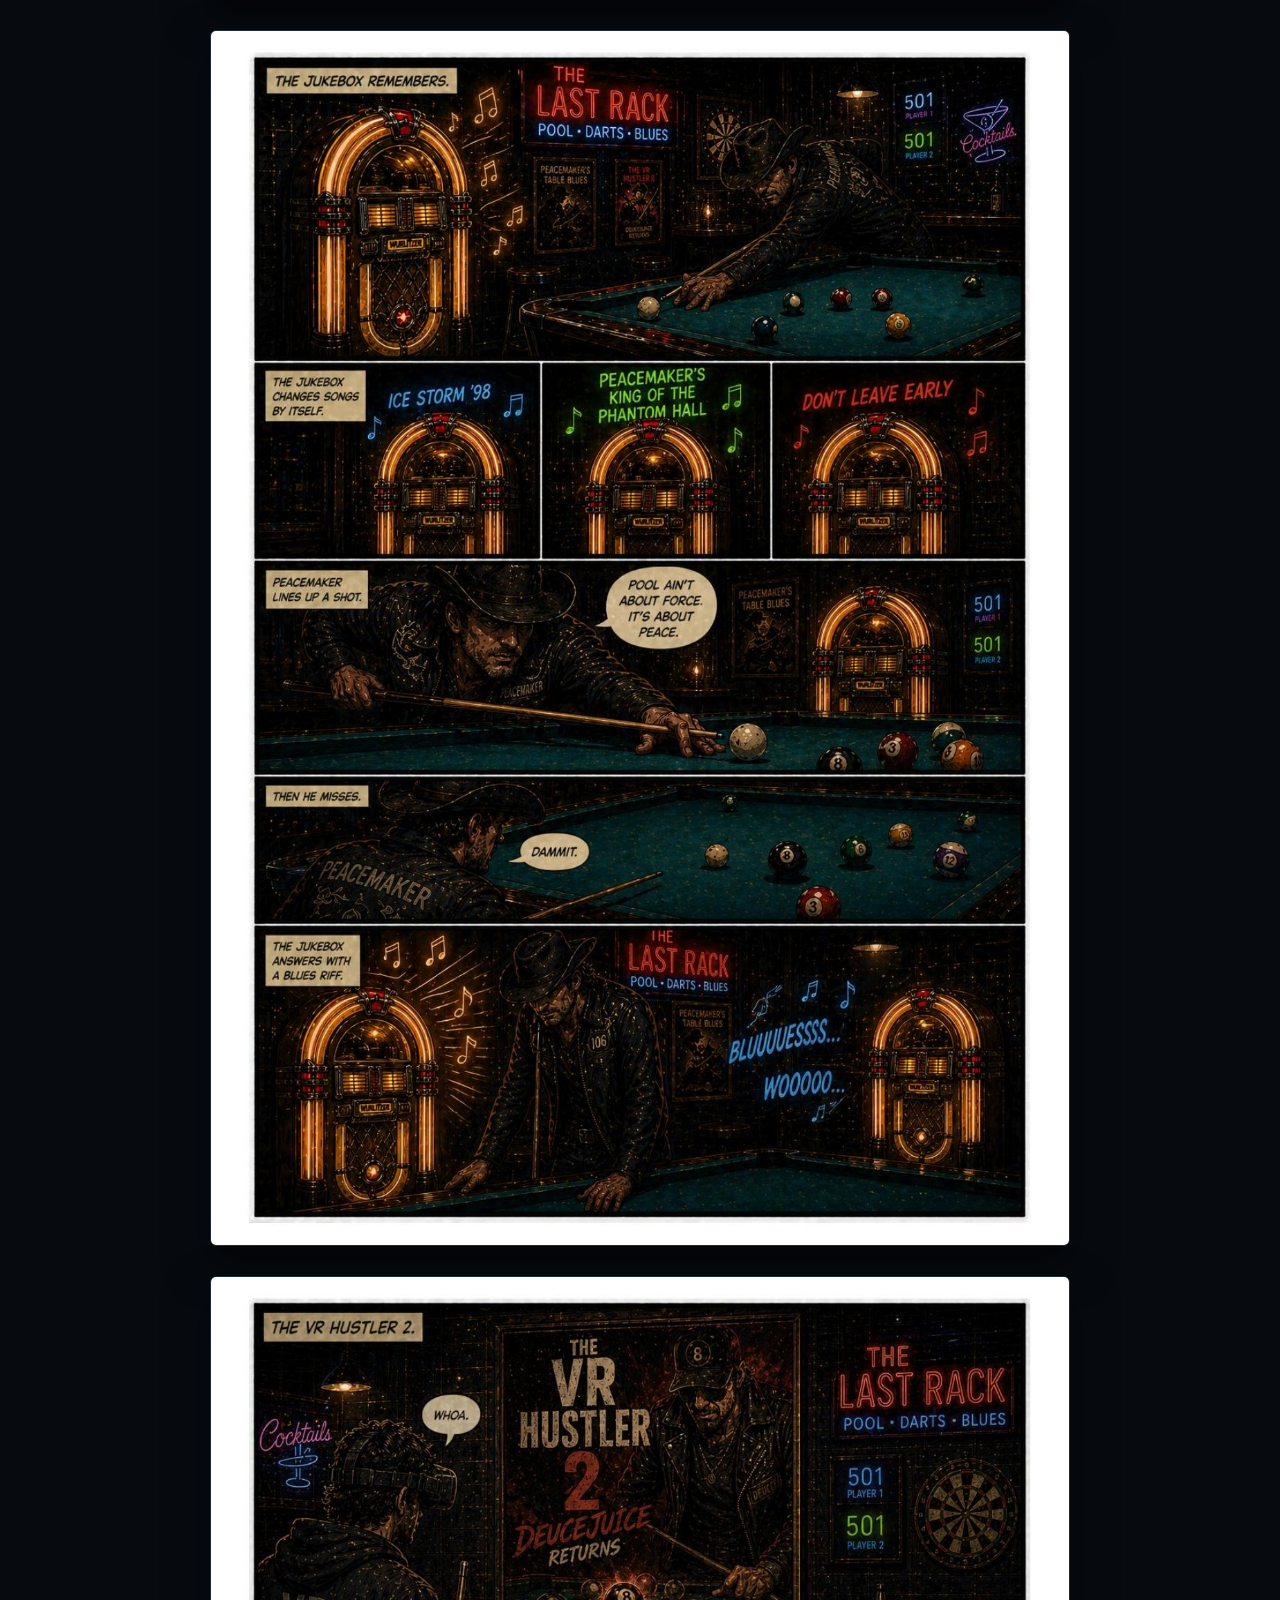
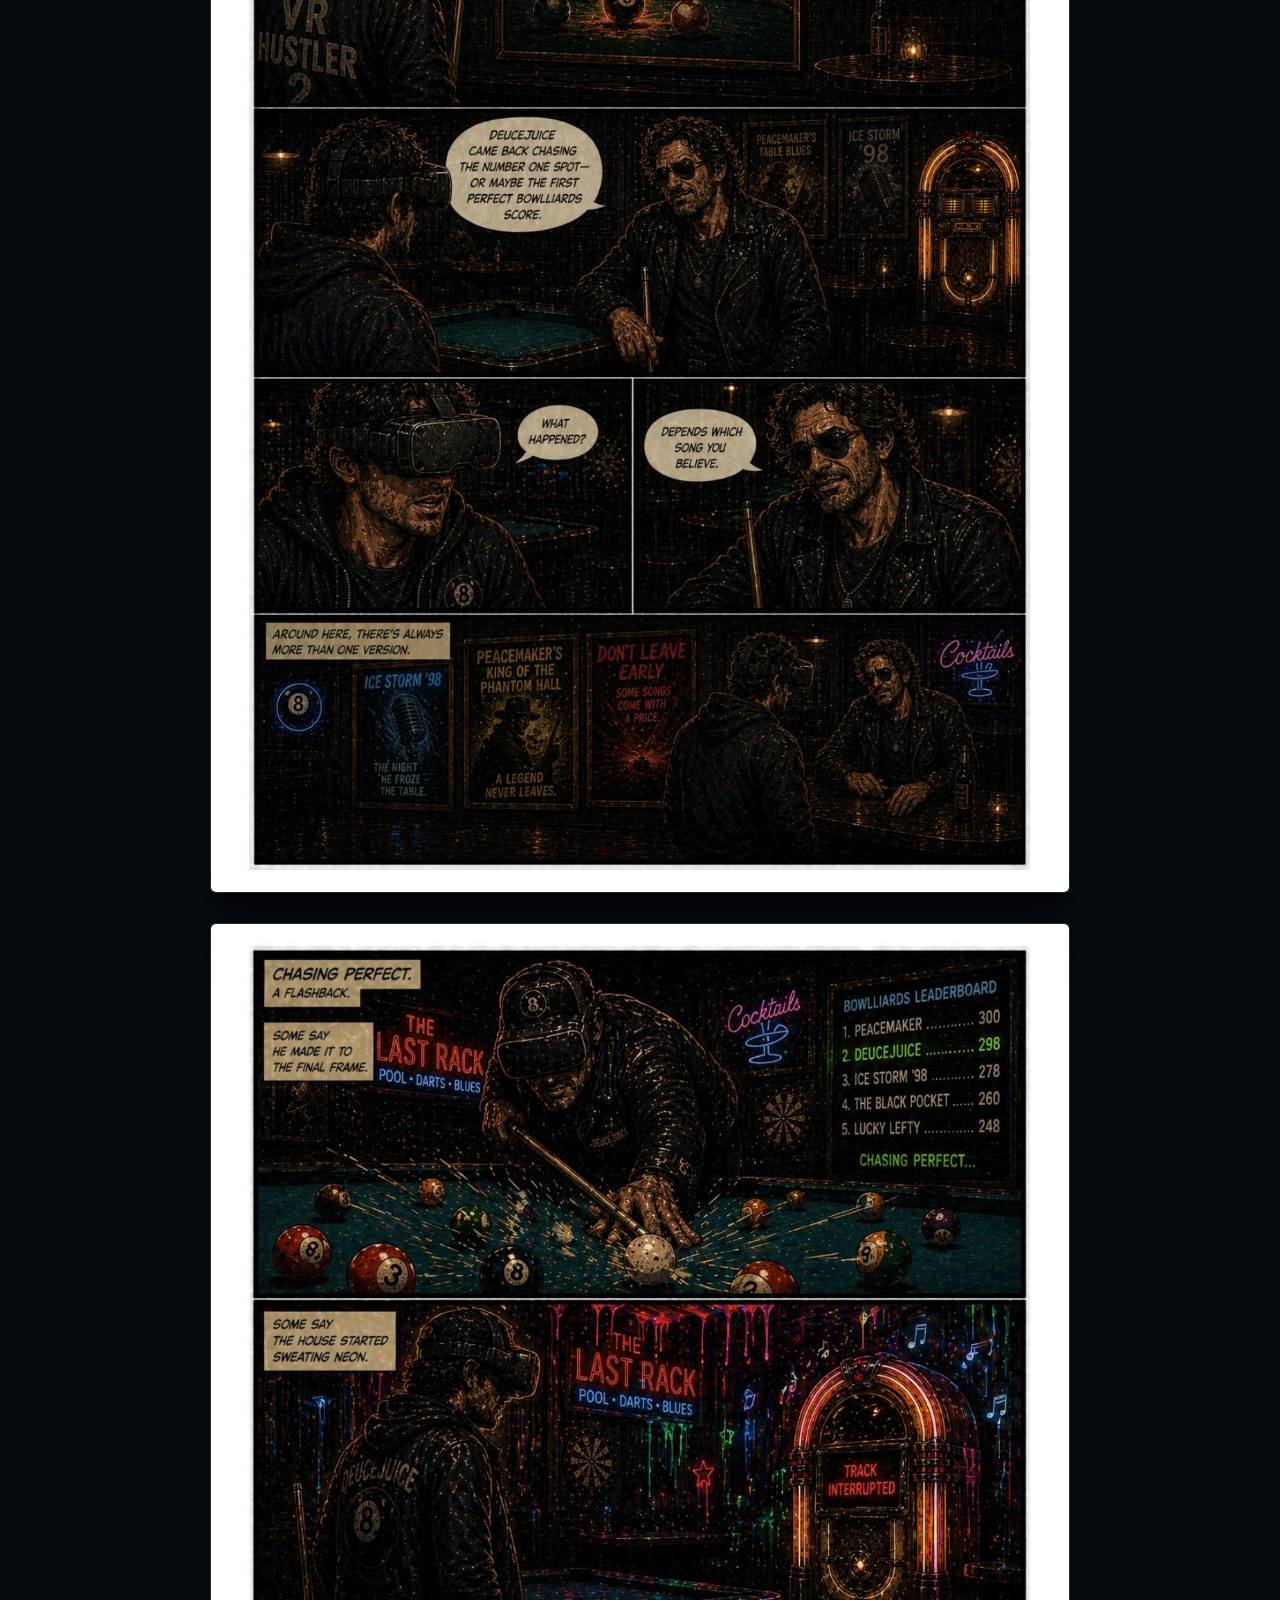
<file: pages/story.html>
<!doctype html>
<html lang="en">
<head>
<meta charset="utf-8">
<meta name="viewport" content="width=device-width,initial-scale=1">
<title>The Story — The Last Rack</title>
<meta name="description" content="THE LAST RACK — a Bowlliards story. Montreal, winter of 1998. The ice storm shut the city down. One place stayed lit.">
<link rel="icon" href="../assets/icon.png">
<link rel="preconnect" href="https://fonts.googleapis.com">
<link rel="preconnect" href="https://fonts.gstatic.com" crossorigin>
<link rel="stylesheet" href="https://fonts.googleapis.com/css2?family=Barlow+Condensed:wght@600;700&family=Inter:wght@400;500;600;700&display=swap">
<link rel="stylesheet" href="../css/site.css">
<style>
  .comic-intro{max-width:700px;margin:0 auto 42px;text-align:center}
  .comic-intro h1{margin:0 0 6px}
  .comic-tagline{font-family:'Barlow Condensed',sans-serif;letter-spacing:.14em;
    text-transform:uppercase;color:var(--gold);font-size:1.05rem;margin:0 0 18px}
  .comic-pages{display:flex;flex-direction:column;align-items:center;gap:30px}
  .comic-pages img{width:100%;max-width:860px;height:auto;display:block;border-radius:6px;
    border:1px solid var(--line);box-shadow:0 18px 44px rgba(0,0,0,.55);background:var(--bg-2)}
  .comic-foot{max-width:700px;margin:48px auto 0;text-align:center;color:var(--muted)}
  @media (max-width:700px){ .comic-pages{gap:18px} }
</style>
</head>
<body data-nav="story">

<section class="section">
  <div class="wrap">
    <div class="comic-intro">
      <h1>The Last Rack</h1>
      <p class="comic-tagline">Bowlliards Comics&nbsp;#1 · One-Shot</p>
      <p>Montreal, winter of 1998. The ice storm shut the city down — power, lights,
        heat, gone. Except for one place. Some say it was luck. Some say it was blues.
        Some say it was never supposed to go out in the first place.</p>
    </div>

    <div class="comic-pages">
      <img src="../assets/comic/page-01.jpg" alt="The Last Rack, page 1" loading="eager" decoding="async" width="1240" height="1755">
      <img src="../assets/comic/page-02.jpg" alt="The Last Rack, page 2" loading="lazy" decoding="async" width="1240" height="1755">
      <img src="../assets/comic/page-03.jpg" alt="The Last Rack, page 3" loading="lazy" decoding="async" width="1240" height="1755">
      <img src="../assets/comic/page-04.jpg" alt="The Last Rack, page 4" loading="lazy" decoding="async" width="1240" height="1755">
      <img src="../assets/comic/page-05.jpg" alt="The Last Rack, page 5" loading="lazy" decoding="async" width="1240" height="1755">
      <img src="../assets/comic/page-06.jpg" alt="The Last Rack, page 6" loading="lazy" decoding="async" width="1240" height="1755">
      <img src="../assets/comic/page-07.jpg" alt="The Last Rack, page 7" loading="lazy" decoding="async" width="1240" height="1755">
      <img src="../assets/comic/page-08.jpg" alt="The Last Rack, page 8" loading="lazy" decoding="async" width="1240" height="1755">
      <img src="../assets/comic/page-09.jpg" alt="The Last Rack, page 9" loading="lazy" decoding="async" width="1240" height="1755">
      <img src="../assets/comic/page-10.jpg" alt="The Last Rack, page 10" loading="lazy" decoding="async" width="1240" height="1755">
      <img src="../assets/comic/page-11.jpg" alt="The Last Rack, page 11" loading="lazy" decoding="async" width="1240" height="1755">
      <img src="../assets/comic/page-12.jpg" alt="The Last Rack, page 12" loading="lazy" decoding="async" width="1240" height="1755">
      <img src="../assets/comic/page-13.jpg" alt="The Last Rack, page 13" loading="lazy" decoding="async" width="1240" height="1755">
      <img src="../assets/comic/page-14.jpg" alt="The Last Rack, page 14" loading="lazy" decoding="async" width="1240" height="1755">
      <img src="../assets/comic/page-15.jpg" alt="The Last Rack, page 15" loading="lazy" decoding="async" width="1240" height="1755">
      <img src="../assets/comic/page-16.jpg" alt="The Last Rack, page 16" loading="lazy" decoding="async" width="1240" height="1755">
      <img src="../assets/comic/page-17.jpg" alt="The Last Rack, page 17" loading="lazy" decoding="async" width="1240" height="1755">
    </div>

    <p class="comic-foot">“The music keeps the stories. The board keeps the names.
      The house keeps the score.”</p>
  </div>
</section>

<script src="../js/chrome.js"></script>
</body>
</html>
</file>
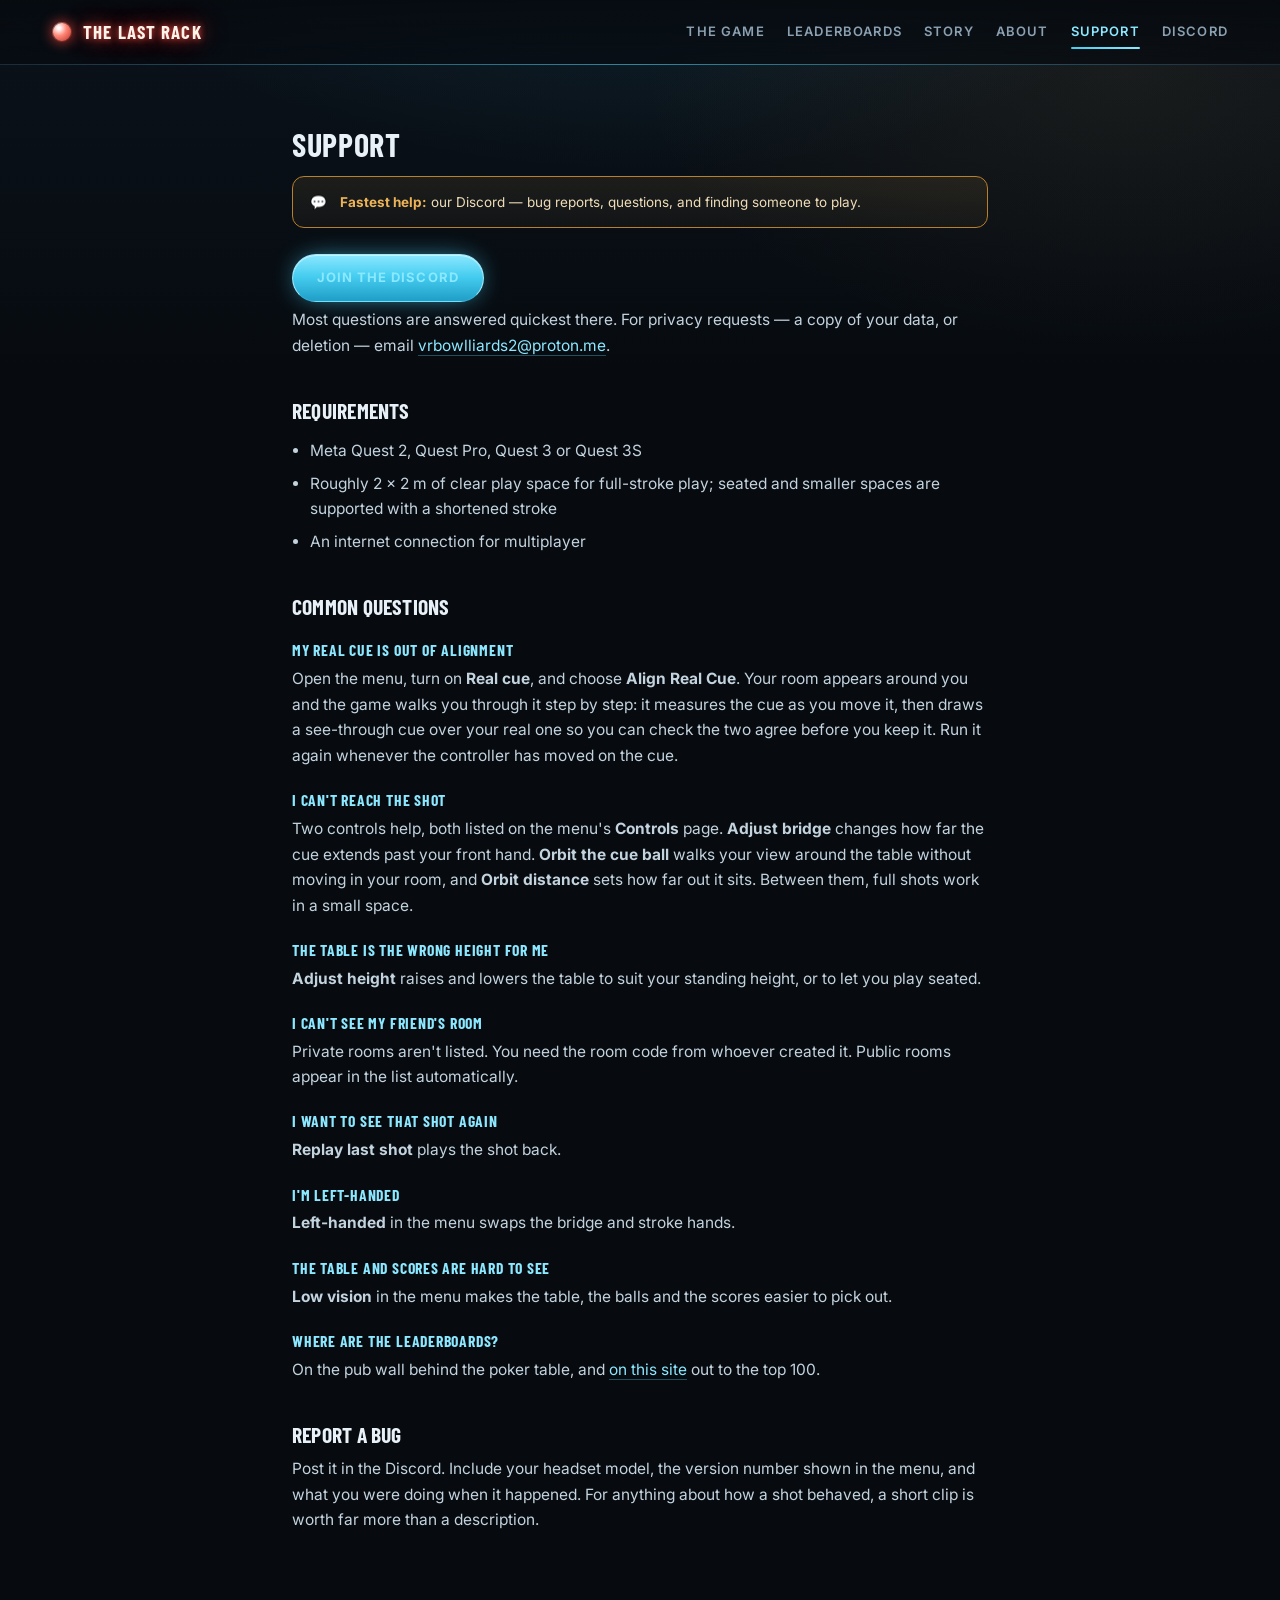
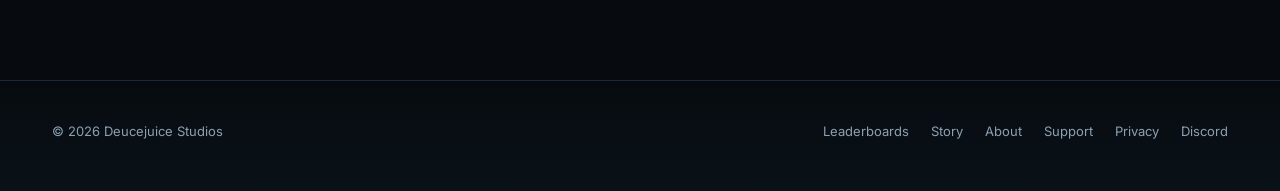
<file: pages/support.html>
<!doctype html>
<html lang="en">
<head>
<meta charset="utf-8">
<meta name="viewport" content="width=device-width,initial-scale=1">
<title>Support — The Last Rack</title>
<meta name="description" content="Help with The Last Rack: requirements, common questions, and where to reach us.">
<link rel="icon" href="../assets/icon.png">
<link rel="preconnect" href="https://fonts.googleapis.com">
<link rel="preconnect" href="https://fonts.gstatic.com" crossorigin>
<link rel="stylesheet" href="https://fonts.googleapis.com/css2?family=Barlow+Condensed:wght@600;700&family=Inter:wght@400;500;600;700&display=swap">
<link rel="stylesheet" href="../css/site.css">
</head>
<body data-nav="support">
<section class="section">
  <div class="wrap prose">
    <h1 style="font-size:2rem">Support</h1>
      <div class="notice">
        <span>💬</span>
        <div><b>Fastest help:</b> our Discord — bug reports, questions,
          and finding someone to play.</div>
      </div>

    <p class="discord-cta">


      <a class="btn btn-primary" href="https://discord.gg/93efkcDKPG" target="_blank" rel="noopener">Join the Discord</a>


    </p>


    <p class="muted">Most questions are answered quickest there. For privacy
        requests — a copy of your data, or deletion — email
        <a href="mailto:vrbowlliards2@proton.me">vrbowlliards2@proton.me</a>.</p>


    <h2>Requirements</h2>
    <ul>
      <li>Meta Quest 2, Quest Pro, Quest 3 or Quest 3S</li>
      <li>Roughly 2 × 2 m of clear play space for full-stroke play; seated and
        smaller spaces are supported with a shortened stroke</li>
      <li>An internet connection for multiplayer</li>
    </ul>

    <h2>Common questions</h2>

      <h3>My real cue is out of alignment</h3>
      <p>Open the menu, turn on <b>Real cue</b>, and choose <b>Align Real Cue</b>.
        Your room appears around you and the game walks you through it step by step:
        it measures the cue as you move it, then draws a see-through cue over your real
        one so you can check the two agree before you keep it. Run it again whenever
        the controller has moved on the cue.</p>

      <h3>I can't reach the shot</h3>
      <p>Two controls help, both listed on the menu's <b>Controls</b> page.
        <b>Adjust bridge</b> changes how far the cue extends past your front hand.
        <b>Orbit the cue ball</b> walks your view around the table without moving in
        your room, and <b>Orbit distance</b> sets how far out it sits. Between them,
        full shots work in a small space.</p>

      <h3>The table is the wrong height for me</h3>
      <p><b>Adjust height</b> raises and lowers the table to suit your standing
        height, or to let you play seated.</p>

      <h3>I can't see my friend's room</h3>
      <p>Private rooms aren't listed. You need the room code from whoever created it.
        Public rooms appear in the list automatically.</p>

      <h3>I want to see that shot again</h3>
      <p><b>Replay last shot</b> plays the shot back.</p>

      <h3>I'm left-handed</h3>
      <p><b>Left-handed</b> in the menu swaps the bridge and stroke hands.</p>

      <h3>The table and scores are hard to see</h3>
      <p><b>Low vision</b> in the menu makes the table, the balls and the scores
        easier to pick out.</p>

      <h3>Where are the leaderboards?</h3>
      <p>On the pub wall behind the poker table, and <a href="leaderboards.html">on this
        site</a> out to the top 100.</p>

      <h2>Report a bug</h2>
      <p>Post it in the Discord. Include your headset model, the version number
        shown in the menu, and what you were doing when it
        happened. For anything about how a shot behaved, a short clip is worth far
        more than a description.</p>
  </div>
</section>
<script src="../js/chrome.js"></script>
</body>
</html>
</file>
<file: css/site.css>
/* ============================================================
   The Last Rack — Deucejuice Studios
   Electric cyan glow, chrome lettering, a gold accent, deep slate ground;
   the neon sign's red and blue for the name itself (see the end of the file).
   No framework, no build step.
   ============================================================ */

:root{
  /* brand */
  --cyan:#46cdf0; --cyan-hi:#8be8ff; --cyan-lo:#0f7ea8; --cyan-ink:#04222e;
  --gold:#edb457; --gold-lo:#b8802a;
  --chrome-1:#ffffff; --chrome-2:#cfdde8; --chrome-3:#7d93a5;
  --felt:#0e6357;

  /* ground */
  --bg:#070b10; --bg-2:#0b121a; --bg-3:#111c27; --bg-4:#16232f;
  --line:#1b2a38; --line-hi:#263a4c;
  --text:#e8f1f7; --muted:#8ba0b1; --muted-2:#61748280;

  /* state */
  --live:#3ddc97; --off:#5d7183; --fail:#ff6b5e;

  --r:12px; --r-sm:8px; --r-lg:18px;
  --wrap:1220px;
  --font:'Inter',-apple-system,BlinkMacSystemFont,'Segoe UI',Roboto,sans-serif;
  --display:'Barlow Condensed','Oswald','Haettenschweiler','Arial Narrow',sans-serif;
  --shadow:0 18px 50px -12px #000a;
  --glow:0 0 22px -4px var(--cyan);
}

*{box-sizing:border-box}
html{scroll-behavior:smooth}
@media (prefers-reduced-motion:reduce){html{scroll-behavior:auto}}

body{
  margin:0;color:var(--text);font-family:var(--font);font-size:15.5px;line-height:1.65;
  -webkit-font-smoothing:antialiased;
  background:var(--bg);
  background-image:
    radial-gradient(900px 520px at 50% -180px,rgba(70,205,240,.14),transparent 68%),
    radial-gradient(700px 400px at 88% 8%,rgba(237,180,87,.07),transparent 70%),
    linear-gradient(180deg,#0a121a 0%,var(--bg) 42%);
  background-attachment:fixed;
}
a{color:inherit;text-decoration:none}
img,video{max-width:100%;display:block}
h1,h2,h3,h4{margin:0 0 .45em;line-height:1.08;letter-spacing:.01em}
h1,h2,h3{font-family:var(--display);font-weight:700;text-transform:uppercase}
h1{font-size:clamp(2.2rem,5.4vw,4rem);letter-spacing:.02em}
h2{font-size:clamp(1.5rem,3vw,2.3rem)}
h3{font-size:1.05rem;letter-spacing:.03em}
p{margin:0 0 1em}
.wrap{max-width:var(--wrap);margin:0 auto;padding-inline:22px}
.muted{color:var(--muted)}
.center{text-align:center}

/* chrome lettering, as on the splash */
.chrome{
  background:linear-gradient(180deg,#fff 6%,#e8f2f8 34%,#8ba4b6 52%,#e9f3f9 68%,#fff 96%);
  -webkit-background-clip:text;background-clip:text;color:transparent;
  -webkit-text-fill-color:transparent;
  filter:drop-shadow(0 1px 0 #0009) drop-shadow(0 0 16px rgba(70,205,240,.4));
}
.gold{color:var(--gold)}

/* ---------- header ---------- */
.site-head{
  position:sticky;top:0;z-index:60;
  background:linear-gradient(180deg,rgba(7,11,16,.94),rgba(7,11,16,.72));
  backdrop-filter:blur(14px) saturate(1.3);
  border-bottom:1px solid var(--line);
}
.site-head::after{
  content:"";position:absolute;left:0;right:0;bottom:-1px;height:1px;
  background:linear-gradient(90deg,transparent,rgba(70,205,240,.55),transparent);
}
.site-head .wrap{display:flex;align-items:center;gap:26px;min-height:64px}
.brand{display:flex;align-items:center;gap:11px;font-family:var(--display);
  font-size:1.18rem;font-weight:700;text-transform:uppercase;letter-spacing:.06em;white-space:nowrap}
.brand .dot{
  width:20px;height:20px;border-radius:50%;flex:none;
  background:radial-gradient(circle at 34% 30%,#fff 6%,#3aa7e8 42%,#12456b 100%);
  box-shadow:0 0 0 1px #0007 inset,0 0 14px -2px var(--cyan);
}
.nav{display:flex;gap:22px;margin-left:auto;flex-wrap:wrap}
.nav a{
  position:relative;color:var(--muted);font-size:13px;font-weight:600;
  text-transform:uppercase;letter-spacing:.09em;padding:6px 0;transition:color .18s;
}
.nav a:hover{color:var(--text)}
.nav a::after{
  content:"";position:absolute;left:0;right:0;bottom:0;height:2px;border-radius:2px;
  background:linear-gradient(90deg,var(--cyan),var(--cyan-hi));
  transform:scaleX(0);transform-origin:left;transition:transform .22s ease;
}
.nav a:hover::after{transform:scaleX(.5)}
.nav a[aria-current="page"]{color:var(--cyan-hi)}
.nav a[aria-current="page"]::after{transform:scaleX(1);box-shadow:0 0 12px -1px var(--cyan)}

/* ---------- buttons ---------- */
.btn{
  display:inline-flex;align-items:center;gap:8px;padding:12px 24px;border-radius:999px;
  font-weight:700;font-size:13px;text-transform:uppercase;letter-spacing:.08em;
  border:1px solid var(--line-hi);background:linear-gradient(180deg,var(--bg-3),var(--bg-2));
  color:var(--text);cursor:pointer;transition:border-color .18s,box-shadow .18s,transform .18s,background .18s;
}
.btn:hover{border-color:var(--cyan-lo);box-shadow:0 0 0 1px rgba(70,205,240,.18),0 10px 26px -14px var(--cyan);transform:translateY(-1px)}
.btn-primary{
  background:linear-gradient(180deg,var(--cyan-hi),var(--cyan) 46%,#1f9ec7);
  border-color:#9fe9ff;color:#03202b;
  box-shadow:0 0 26px -8px var(--cyan),inset 0 1px 0 #ffffff80;
}
.btn-primary:hover{box-shadow:0 0 34px -6px var(--cyan),inset 0 1px 0 #ffffff99;transform:translateY(-1px)}

/* ---------- hero ---------- */
.hero{position:relative;overflow:hidden;padding:54px 0 66px;border-bottom:1px solid var(--line)}
.hero::before{ /* felt-light pool of colour behind the art */
  content:"";position:absolute;inset:-30% 20% 40%;
  background:radial-gradient(closest-side,rgba(70,205,240,.20),transparent 72%);
  filter:blur(28px);pointer-events:none;
}
.hero-art{
  position:relative;width:min(700px,92%);margin:0 auto 18px;height:auto;
  /* the splash art carries its own slate backdrop -- dissolve the edges so it
     reads as artwork on the page rather than a pasted rectangle */
  -webkit-mask-image:radial-gradient(ellipse 66% 58% at 50% 50%,#000 46%,transparent 86%);
  mask-image:radial-gradient(ellipse 66% 58% at 50% 50%,#000 46%,transparent 86%);
  filter:drop-shadow(0 10px 30px rgba(0,0,0,.55));
}
.hero .lede{font-size:clamp(1rem,1.5vw,1.16rem);color:#b9cbd8;max-width:62ch;margin:0 auto 30px}
.hero .cta{display:flex;gap:14px;justify-content:center;flex-wrap:wrap}
.eyebrow{
  font-family:var(--display);text-transform:uppercase;letter-spacing:.34em;
  font-size:12px;font-weight:600;color:var(--cyan);margin-bottom:14px;
}
.hero-stats{display:flex;gap:34px;justify-content:center;flex-wrap:wrap;margin-top:40px}
.hero-stats div{text-align:center}
.hero-stats b{display:block;font-family:var(--display);font-size:1.9rem;color:var(--text)}
.hero-stats span{font-size:11px;text-transform:uppercase;letter-spacing:.16em;color:var(--muted)}

/* ---------- sections ---------- */
.section{padding:62px 0;position:relative}
.section-head{display:flex;align-items:center;gap:18px;flex-wrap:wrap;margin-bottom:26px}
.section-head h2{margin:0;display:flex;align-items:center;gap:13px}
.section-head h2::before{
  content:"";width:4px;height:1.05em;border-radius:2px;
  background:linear-gradient(180deg,var(--cyan-hi),var(--cyan-lo));
  box-shadow:0 0 14px -2px var(--cyan);
}
.filters{display:flex;gap:9px;margin-left:auto}
.chip{
  padding:8px 17px;border-radius:999px;border:1px solid var(--line-hi);background:var(--bg-2);
  color:var(--muted);font-size:12px;font-weight:700;text-transform:uppercase;letter-spacing:.08em;
  cursor:pointer;transition:all .18s;font-family:inherit;
}
.chip:hover{color:var(--text);border-color:var(--cyan-lo)}
.chip[aria-pressed="true"]{
  background:linear-gradient(180deg,var(--cyan-hi),var(--cyan));border-color:#9fe9ff;color:#03202b;
  box-shadow:0 0 20px -8px var(--cyan);
}

/* ---------- room grid ---------- */
.room-grid{display:grid;gap:24px;grid-template-columns:repeat(auto-fill,minmax(340px,1fr))}
.room-card{
  position:relative;border-radius:var(--r-lg);overflow:hidden;cursor:pointer;
  background:linear-gradient(180deg,var(--bg-3),var(--bg-2));
  border:1px solid var(--line);box-shadow:var(--shadow);
  transition:transform .22s ease,border-color .22s,box-shadow .22s;
}
.room-card:hover{transform:translateY(-4px);border-color:var(--cyan-lo);
  box-shadow:var(--shadow),0 0 0 1px rgba(70,205,240,.14),0 22px 60px -26px var(--cyan)}
.room-card .tables{display:grid;grid-template-columns:1fr 1fr;gap:1px;background:var(--line)}
.room-card .meta{display:flex;align-items:center;gap:12px;padding:15px 17px;
  background:linear-gradient(180deg,rgba(255,255,255,.02),transparent)}
.room-card .meta h3{margin:0;font-size:1.02rem;letter-spacing:.04em}
.room-card .meta .mode{
  margin-left:auto;font-size:10px;font-weight:800;letter-spacing:.14em;text-transform:uppercase;
  padding:4px 11px;border-radius:999px;border:1px solid var(--line-hi);color:var(--muted);
}
.room-card .meta .mode.tournament{color:var(--gold);border-color:var(--gold-lo);
  background:rgba(237,180,87,.08)}
.room-card .meta .mode.casual{color:var(--cyan);border-color:var(--cyan-lo);
  background:rgba(70,205,240,.07)}

/* ---------- video tile ---------- */
.tile{position:relative;aspect-ratio:16/9;background:#05090d;overflow:hidden}
.tile video{width:100%;height:100%;object-fit:cover;display:block}
/* grid stills — same box as the video, fades in when the first frame lands */
.tile img.thumb{width:100%;height:100%;object-fit:cover;display:block;opacity:0;transition:opacity .35s}
.tile[data-has-thumb="1"] img.thumb{opacity:1}
.tile[data-has-thumb="1"] .state{display:none}
.tile::after{ /* subtle vignette so overlays stay legible over bright felt */
  content:"";position:absolute;inset:0;pointer-events:none;
  background:linear-gradient(180deg,rgba(0,0,0,.34) 0,transparent 26%,transparent 62%,rgba(0,0,0,.45) 100%);
}
.tile .label{
  position:absolute;left:10px;top:10px;z-index:2;font-size:10px;font-weight:800;
  letter-spacing:.12em;text-transform:uppercase;padding:5px 10px;border-radius:6px;
  background:rgba(5,12,18,.74);border:1px solid #ffffff1a;backdrop-filter:blur(6px);
}
.tile .state{
  position:absolute;inset:0;z-index:3;display:grid;place-content:center;gap:10px;text-align:center;
  font-size:11.5px;letter-spacing:.1em;text-transform:uppercase;color:var(--muted);
  background:
    repeating-linear-gradient(135deg,#0b131b,#0b131b 10px,#0e1822 10px,#0e1822 20px);
}
.tile[data-state="live"] .state{display:none}
.tile .badge{
  position:absolute;right:10px;top:10px;z-index:2;display:flex;align-items:center;gap:6px;
  font-size:10px;font-weight:800;letter-spacing:.14em;padding:5px 11px;border-radius:6px;
  background:rgba(5,12,18,.74);border:1px solid #ffffff1a;backdrop-filter:blur(6px);color:var(--off);
}
.tile .badge::before{content:"";width:6px;height:6px;border-radius:50%;background:currentColor}
.tile[data-state="live"] .badge{color:var(--live);border-color:rgba(61,220,151,.4)}
.tile[data-state="live"] .badge::before{box-shadow:0 0 9px var(--live);animation:pulse 2s ease-in-out infinite}
.tile[data-state="failed"] .badge{color:var(--fail);border-color:rgba(255,107,94,.4)}
/* frames stopped arriving but the connection is still up */
.tile[data-state="stalled"] .badge{color:var(--gold);border-color:rgba(237,180,87,.45)}
.tile[data-state="stalled"] .state{display:none}   /* keep the last frame visible */
.tile[data-state="stalled"] video{filter:grayscale(.55) brightness(.75)}
@keyframes pulse{50%{opacity:.3}}
.spinner{
  width:26px;height:26px;border:2px solid var(--line-hi);border-top-color:var(--cyan);
  border-radius:50%;margin:0 auto;animation:spin .85s linear infinite;
}
@keyframes spin{to{transform:rotate(360deg)}}
@media (prefers-reduced-motion:reduce){
  .tile[data-state="live"] .badge::before{animation:none}
  .spinner{animation-duration:3s}
  .room-card:hover{transform:none}
}

/* fullscreen: drop the 16/9 box, letterbox into whatever shape the screen is */
.tile:fullscreen,.tile:-webkit-full-screen{width:100vw;height:100vh;aspect-ratio:auto;background:#000}
.tile:fullscreen video,.tile:-webkit-full-screen video{object-fit:contain}
.tile:fullscreen .label,.tile:fullscreen .badge{font-size:13px;padding:7px 14px}

/* what's being played, on the tile */
.game-chip{
  position:absolute;left:10px;bottom:10px;z-index:2;
  font-size:10px;font-weight:800;letter-spacing:.13em;text-transform:uppercase;
  padding:5px 10px;border-radius:6px;color:var(--cyan-hi);
  background:rgba(5,12,18,.74);border:1px solid rgba(70,205,240,.35);
  backdrop-filter:blur(6px);
}
.tile:not([data-state="live"]) .game-chip{display:none}

/* whose shot it is */
.score .p.at-turn{background:rgba(70,205,240,.14);box-shadow:inset 0 -2px 0 var(--cyan)}
.score .p .grp{
  font-style:normal;font-size:11px;font-weight:800;letter-spacing:.08em;
  text-transform:uppercase;color:var(--gold);
}
.score .p .grp.open{color:var(--muted)}

/* ---------- watch page ---------- */
.watch-grid{display:grid;grid-template-columns:1fr 1fr;gap:22px;margin-bottom:34px}
.watch-tile{
  border-radius:var(--r-lg);overflow:hidden;border:1px solid var(--line);
  background:linear-gradient(180deg,var(--bg-3),var(--bg-2));box-shadow:var(--shadow);
}
.watch-bar{display:flex;align-items:center;gap:14px;padding:14px 16px;border-top:1px solid var(--line)}
.watch-bar .players{font-size:13.5px;font-weight:600;letter-spacing:.02em}
.watch-bar .ctrl{margin-left:auto;display:flex;gap:9px}
.icon-btn{
  border:1px solid var(--line-hi);background:var(--bg-3);color:var(--muted);border-radius:999px;
  padding:7px 15px;font-size:11px;font-weight:700;letter-spacing:.08em;text-transform:uppercase;
  cursor:pointer;font-family:inherit;transition:all .18s;
}
.icon-btn:hover{color:var(--text);border-color:var(--cyan-lo);box-shadow:0 0 18px -10px var(--cyan)}

/* score overlay — PLACEHOLDER DATA (see watch.js) */
.score{
  position:absolute;left:50%;transform:translateX(-50%);bottom:12px;z-index:2;
  display:flex;align-items:stretch;border-radius:10px;overflow:hidden;
  background:rgba(5,12,18,.8);border:1px solid #ffffff1f;backdrop-filter:blur(10px);
  box-shadow:0 10px 30px -12px #000c;font-variant-numeric:tabular-nums;
}
.score .p{display:flex;align-items:center;gap:10px;padding:8px 15px;font-size:12.5px;font-weight:600;white-space:nowrap}
.score .p+.p{border-left:1px solid #ffffff1a}
.score .n{font-family:var(--display);font-size:1.15rem;font-weight:700;color:var(--cyan-hi)}
.score .frame{
  display:flex;align-items:center;padding:8px 13px;background:rgba(70,205,240,.1);
  font-size:10px;letter-spacing:.14em;text-transform:uppercase;color:var(--cyan);
  border-right:1px solid #ffffff1a;white-space:nowrap;
}
@media (max-width:480px){
  .score{bottom:7px;max-width:calc(100% - 14px)}
  .score .p{padding:6px 10px;font-size:11px}
  .score .n{font-size:1rem}
  .score .frame{padding:6px 9px}
}

.rail-strip{display:flex;gap:14px;overflow-x:auto;padding:4px 4px 12px;scrollbar-width:thin}
.rail-strip .mini{
  flex:0 0 205px;border-radius:var(--r);overflow:hidden;border:1px solid var(--line);
  background:var(--bg-2);transition:border-color .18s,transform .18s;
}
.rail-strip .mini:hover{border-color:var(--cyan-lo);transform:translateY(-2px)}
.rail-strip .mini .tile{aspect-ratio:16/9}
.rail-strip .mini .cap{padding:10px 12px;font-size:12.5px;font-weight:600;
  white-space:nowrap;overflow:hidden;text-overflow:ellipsis}

/* ---------- panels / data ---------- */
.panel{
  background:linear-gradient(180deg,var(--bg-3),var(--bg-2));border:1px solid var(--line);
  border-radius:var(--r-lg);padding:24px;box-shadow:var(--shadow);
}
.data-table{width:100%;border-collapse:collapse;font-size:14px}
.data-table th{
  text-align:left;font-size:10.5px;letter-spacing:.14em;text-transform:uppercase;
  color:var(--muted);padding:11px 14px;border-bottom:1px solid var(--line-hi);font-weight:700;
}
.data-table td{padding:13px 14px;border-bottom:1px solid var(--line)}
.data-table tr:last-child td{border-bottom:0}
.data-table tbody tr{transition:background .15s}
.data-table tbody tr:hover{background:rgba(70,205,240,.05)}
.rank{font-family:var(--display);font-size:1.15rem;color:var(--muted);width:3ch}
.rank.top{color:var(--gold);text-shadow:0 0 16px rgba(237,180,87,.45)}
.elo{font-family:var(--display);font-size:1.1rem;font-variant-numeric:tabular-nums}
.tier{
  font-size:10px;font-weight:800;letter-spacing:.12em;text-transform:uppercase;
  padding:3px 10px;border-radius:999px;border:1px solid var(--line-hi);color:var(--muted);
}
.tier.pro{color:var(--gold);border-color:var(--gold-lo);background:rgba(237,180,87,.08)}
.tier.amateur{color:var(--cyan);border-color:var(--cyan-lo);background:rgba(70,205,240,.07)}

/* ---------- bracket ---------- */
.bracket{display:flex;gap:34px;overflow-x:auto;padding-bottom:12px}
.round{display:flex;flex-direction:column;justify-content:space-around;gap:16px;min-width:205px}
.round h4{font-size:10.5px;letter-spacing:.14em;text-transform:uppercase;color:var(--muted);margin:0 0 6px}
.match{background:var(--bg-2);border:1px solid var(--line);border-radius:var(--r-sm);overflow:hidden}
.match .s{display:flex;justify-content:space-between;gap:10px;padding:9px 13px;font-size:13px}
.match .s+.s{border-top:1px solid var(--line)}
.match .s.win{color:var(--cyan-hi);font-weight:700;background:rgba(70,205,240,.06)}
.match .s .sc{font-variant-numeric:tabular-nums;color:var(--muted)}

/* ---------- forms ---------- */
.field{margin-bottom:17px}
.field label{display:block;font-size:10.5px;font-weight:700;letter-spacing:.13em;
  text-transform:uppercase;color:var(--muted);margin-bottom:7px}
.field input,.field select,.field textarea{
  width:100%;padding:12px 14px;border-radius:var(--r-sm);border:1px solid var(--line-hi);
  background:var(--bg);color:var(--text);font:inherit;font-size:14px;transition:border-color .18s,box-shadow .18s;
}
.field input:focus,.field select:focus,.field textarea:focus{
  outline:none;border-color:var(--cyan-lo);box-shadow:0 0 0 3px rgba(70,205,240,.14);
}

/* ---------- prose ---------- */
.prose{max-width:74ch}
.prose h2{margin-top:1.9em;font-size:1.35rem}
.prose h3{margin-top:1.5em;color:var(--cyan-hi);font-size:.98rem;letter-spacing:.05em}
.prose p,.prose li{color:#c3d3de}
.prose ul{padding-left:1.15em}
.prose li{margin-bottom:.45em}
.prose code{background:var(--bg-3);border:1px solid var(--line);padding:2px 7px;
  border-radius:5px;font-size:13px;color:var(--cyan-hi)}
.prose a{color:var(--cyan-hi);border-bottom:1px solid rgba(70,205,240,.35)}
.prose a:hover{border-bottom-color:var(--cyan-hi)}

/* ---------- notice ---------- */
.notice{
  display:flex;gap:13px;padding:14px 17px;border-radius:var(--r);font-size:13.5px;
  background:linear-gradient(180deg,rgba(237,180,87,.09),rgba(237,180,87,.04));
  border:1px solid var(--gold-lo);color:#f0ddb8;margin-bottom:26px;
}
.notice b{color:var(--gold)}

/* ---------- feature row ---------- */
.features{display:grid;gap:20px;grid-template-columns:repeat(auto-fit,minmax(250px,1fr))}
.feature{
  padding:26px 24px;border-radius:var(--r-lg);border:1px solid var(--line);
  background:linear-gradient(180deg,var(--bg-3),var(--bg-2));transition:border-color .2s,transform .2s;
}
.feature:hover{border-color:var(--cyan-lo);transform:translateY(-3px)}
.feature .ico{font-size:1.6rem;margin-bottom:12px;display:block;filter:drop-shadow(0 0 12px rgba(70,205,240,.5))}
.feature h3{font-size:.98rem;letter-spacing:.05em;margin-bottom:.5em}
.feature p{margin:0;font-size:13.5px;color:var(--muted)}

/* ---------- footer ---------- */
.site-foot{
  border-top:1px solid var(--line);margin-top:70px;padding:40px 0 48px;
  color:var(--muted);font-size:13px;
  background:linear-gradient(180deg,transparent,rgba(70,205,240,.035));
}
.site-foot .wrap{display:flex;gap:28px;flex-wrap:wrap;align-items:center}
.site-foot nav{display:flex;gap:22px;flex-wrap:wrap;margin-left:auto}
.site-foot a{transition:color .18s}
.site-foot a:hover{color:var(--cyan-hi)}

/* ---------- responsive ---------- */
@media (max-width:820px){
  .watch-grid{grid-template-columns:1fr}
  .site-head .wrap{min-height:auto;padding-block:13px;flex-wrap:wrap;gap:13px}
  .nav{width:100%;margin-left:0;gap:18px}
  .section{padding:44px 0}
  .hero{padding:32px 0 48px}
  .hero-stats{gap:24px}
}

/* Discord — external link, distinguished from the internal nav items. */
.nav-discord { color: var(--gold, #d9a441); }
.discord-cta { margin: 0 0 .35rem; }

/* ---------- live stats ---------- */
/* Sits under the static hero stats, visually subordinate to them: this is a live readout,
   not a headline claim. Hidden by default and shown only when there is data. */
/* These ARE the hero stats now, so no divider and no reduced size — the subordinate
   treatment only made sense while the static 10/2/VR figures sat above them. */
.live-stats{gap:40px}
/* .hero-stats sets display:flex, which beats the browser's own rule for the `hidden` attribute:
   without this the counter showed "0 playing now" instead of staying out of sight. */
.live-stats[hidden]{display:none}
.live-stats b::before{
  content:"";display:inline-block;width:7px;height:7px;border-radius:50%;
  margin-right:9px;vertical-align:middle;
  background:var(--cyan-hi);box-shadow:0 0 9px -1px var(--cyan);
  animation:live-pulse 2.4s ease-in-out infinite;
}
@keyframes live-pulse{0%,100%{opacity:.45}50%{opacity:1}}
@media (prefers-reduced-motion:reduce){
  .live-stats b::before{animation:none;opacity:.85}
}

/* ---------- The Last Rack: the neon sign's colours ---------- */
:root{ --neon:#ff4a3d; --neon-hi:#ff8a7a; --neon-lo:#b3261c; --sign-blue:#58b4ff; }
/* The sign is cut out (no backdrop of its own), so it needs no dissolving mask. */
.hero-art.sign{
  width:min(640px,90%);
  -webkit-mask-image:none;mask-image:none;
  filter:drop-shadow(0 0 34px rgba(255,74,61,.28)) drop-shadow(0 12px 30px rgba(0,0,0,.6));
}
.brand .neon{
  color:#fff3ea;
  text-shadow:0 0 6px rgba(255,74,61,.95),0 0 18px rgba(255,74,61,.7),0 0 34px rgba(255,74,61,.45);
}
.brand .dot.neon-dot{
  background:radial-gradient(circle at 34% 30%,#fff 6%,var(--neon-hi) 40%,var(--neon-lo) 100%);
  box-shadow:0 0 0 1px #0007 inset,0 0 14px -1px var(--neon);
}
.tagline{
  font-family:var(--display);text-transform:uppercase;letter-spacing:.3em;font-weight:600;
  font-size:13px;color:var(--sign-blue);margin:0 0 16px;
  text-shadow:0 0 14px rgba(88,180,255,.55);
}

/* ---------- leaderboards ---------- */
.lb-intro{max-width:70ch;margin-bottom:26px}
.lb-intro h1{margin-bottom:.25em}
.lb-controls{display:flex;flex-direction:column;gap:12px;margin-bottom:22px}
.lb-row{display:flex;flex-wrap:wrap;gap:9px}
.lb-row.lb-games .chip{padding:10px 22px;font-size:13px}
.lb-panel{padding:22px 24px 18px;--lb:var(--cyan-hi)}
.lb-panel[data-accent="gold"]{--lb:var(--gold)}
.lb-panel[data-accent="silver"]{--lb:#d2d8e2}
.lb-panel[data-accent="ice"]{--lb:var(--cyan-hi)}
.lb-title{display:flex;align-items:baseline;gap:14px;flex-wrap:wrap}
.lb-title h2{margin:0;color:var(--lb);font-size:clamp(1.35rem,2.6vw,1.9rem)}
.lb-period{
  font-family:var(--display);text-transform:uppercase;letter-spacing:.14em;font-weight:600;
  font-size:13px;color:var(--muted);
}
.lb-about{margin:6px 0 14px;color:var(--muted);font-size:13.5px;max-width:80ch}
.lb-table{font-variant-numeric:tabular-nums}
.lb-table th.lb-rank-h{width:4.5ch}
.lb-table th.lb-val-h,.lb-table td.lb-val{text-align:right;white-space:nowrap}
.lb-table td{padding:10px 14px}
.lb-table td.rank{font-size:1.1rem}
.lb-table td.rank.r1{color:#ffd666;text-shadow:0 0 16px rgba(255,214,102,.45)}
.lb-table td.rank.r2{color:#d2d8e2;text-shadow:0 0 14px rgba(210,216,226,.3)}
.lb-table td.rank.r3{color:#d69660;text-shadow:0 0 14px rgba(214,150,96,.3)}
.lb-name{overflow-wrap:anywhere}
.lb-who{font-weight:600}
.lb-val{font-family:var(--display);font-size:1.15rem;font-weight:700;color:var(--lb)}
.lb-note{margin-left:10px;font-family:var(--font);font-size:12px;font-weight:600;color:var(--muted)}
.lb-badge{
  display:inline-block;margin-left:9px;vertical-align:1px;
  font-size:9.5px;font-weight:800;letter-spacing:.12em;text-transform:uppercase;
  padding:2px 8px;border-radius:999px;border:1px solid var(--line-hi);color:var(--muted);white-space:nowrap;
}
.lb-badge.ultra{color:var(--cyan);border-color:var(--cyan-lo);background:rgba(70,205,240,.07)}
.lb-badge.full{color:var(--gold);border-color:var(--gold-lo);background:rgba(237,180,87,.08)}
.lb-badge.cue{color:#d9c3a0;border-color:#7a6a4c;background:rgba(217,195,160,.06)}
.lb-table tr.lb-msg td{padding:34px 14px;text-align:center;color:var(--muted)}
.lb-table tbody tr.lb-msg:hover{background:none}
.lb-foot{margin:14px 0 0;font-size:12px;color:var(--muted);text-align:right}
.lb-panel[aria-busy="true"] .lb-table tbody{opacity:.6}
@media (max-width:560px){
  .lb-panel{padding:16px 12px 14px}
  .lb-table td,.lb-table th{padding:9px 8px}
  .lb-badge{margin-left:6px}
  .chip{padding:7px 13px;font-size:11px}
}
</file>
